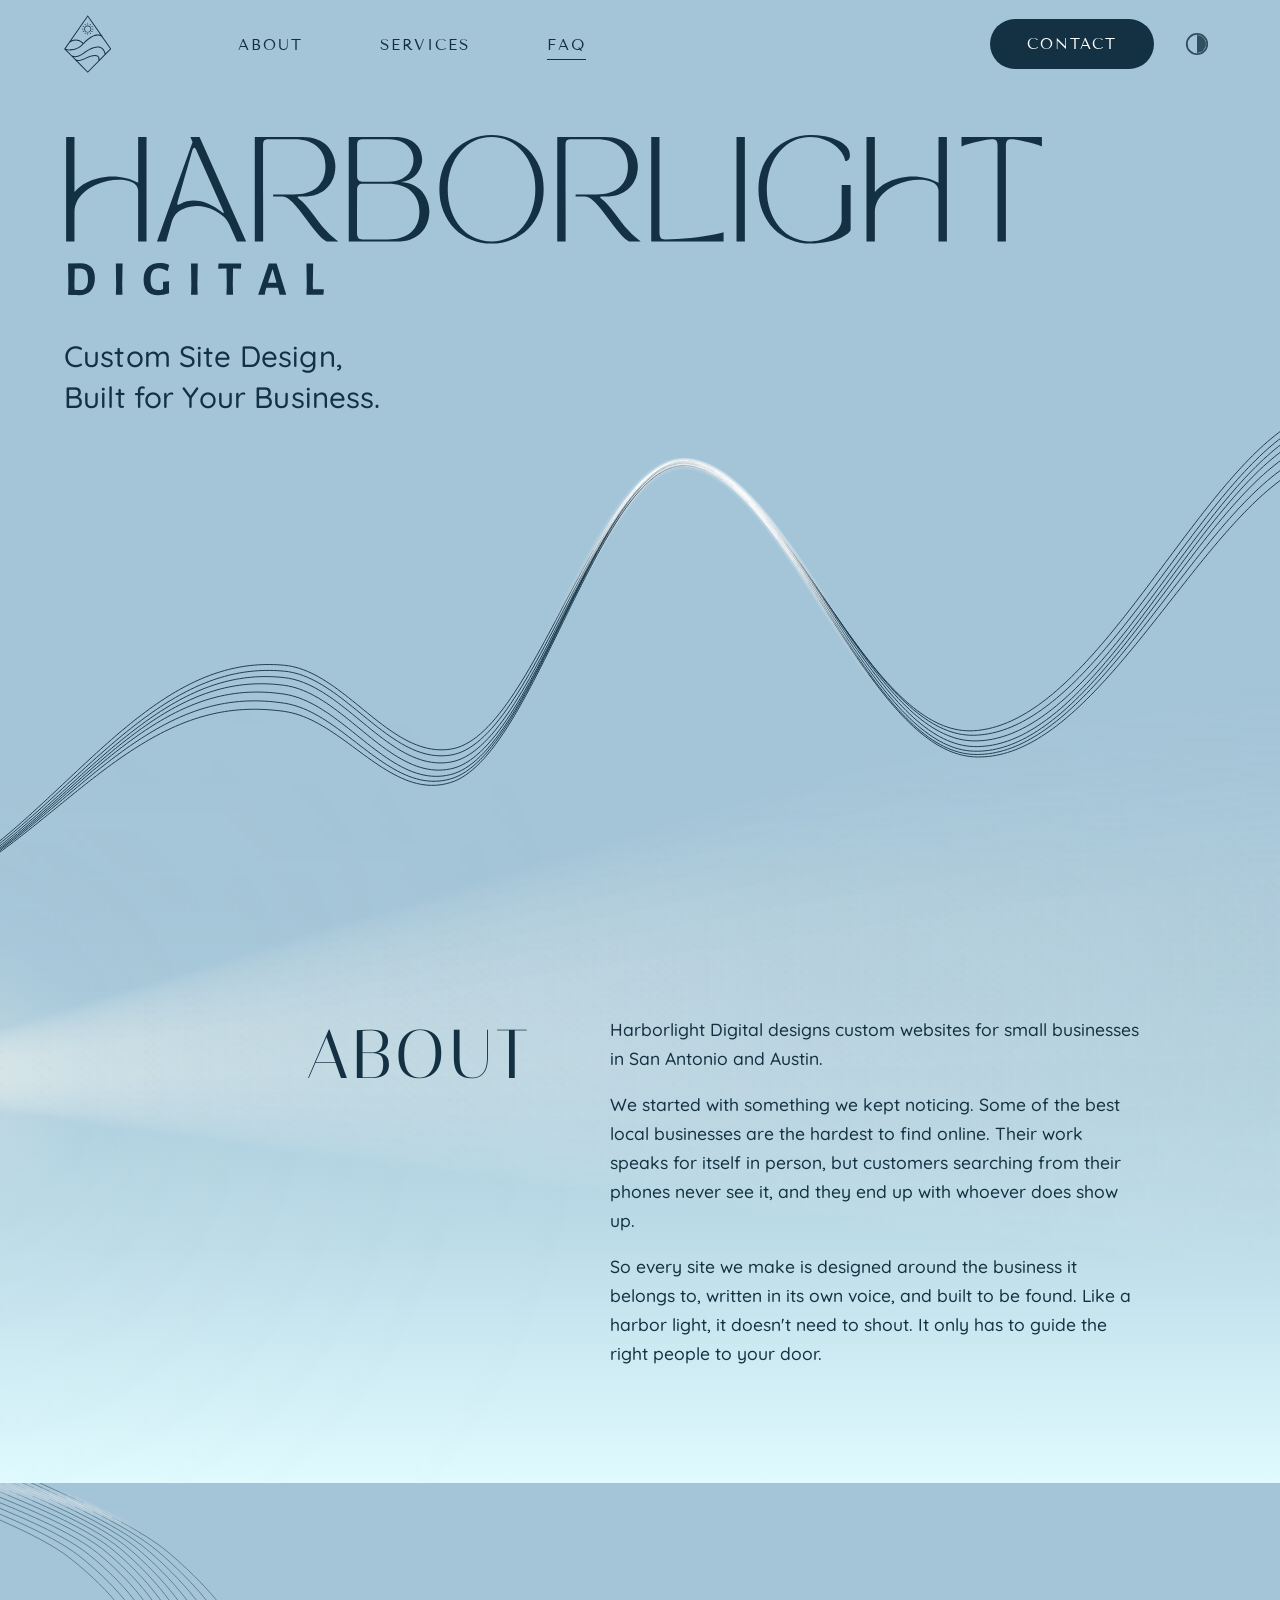
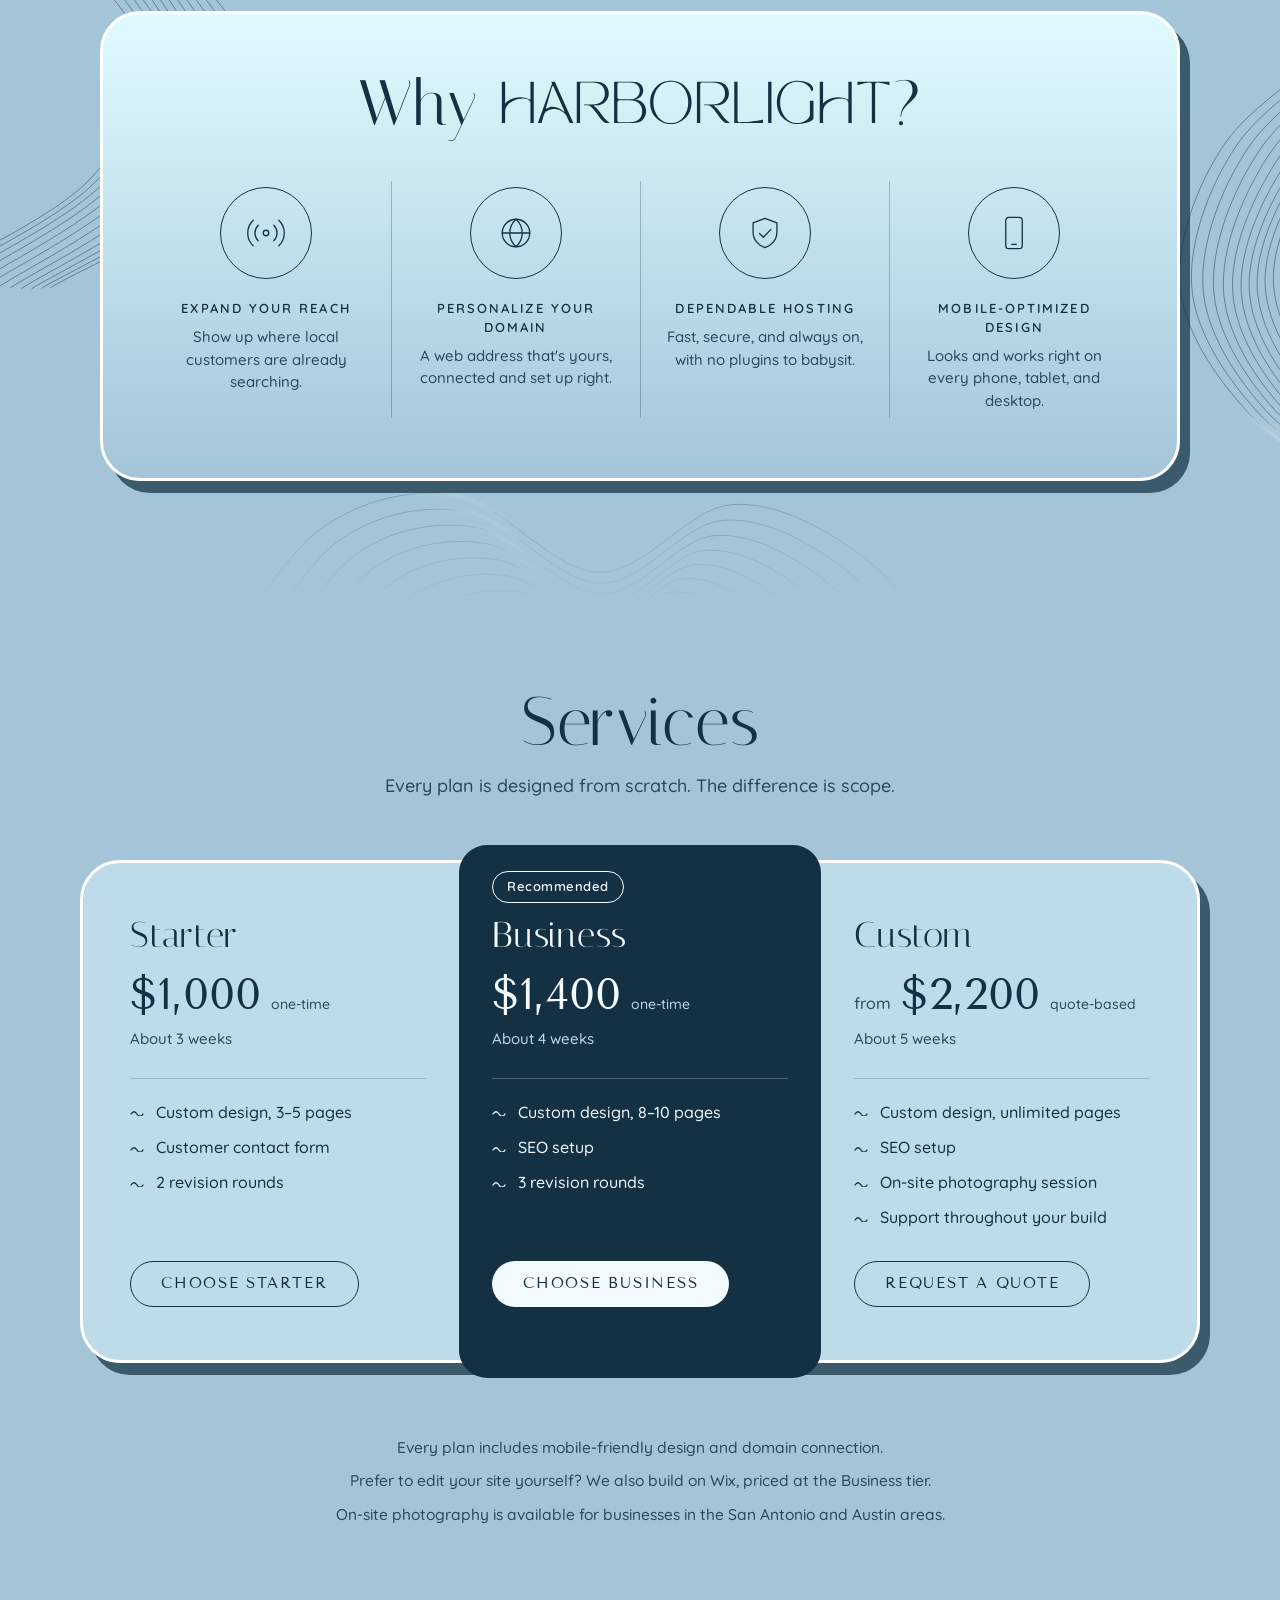
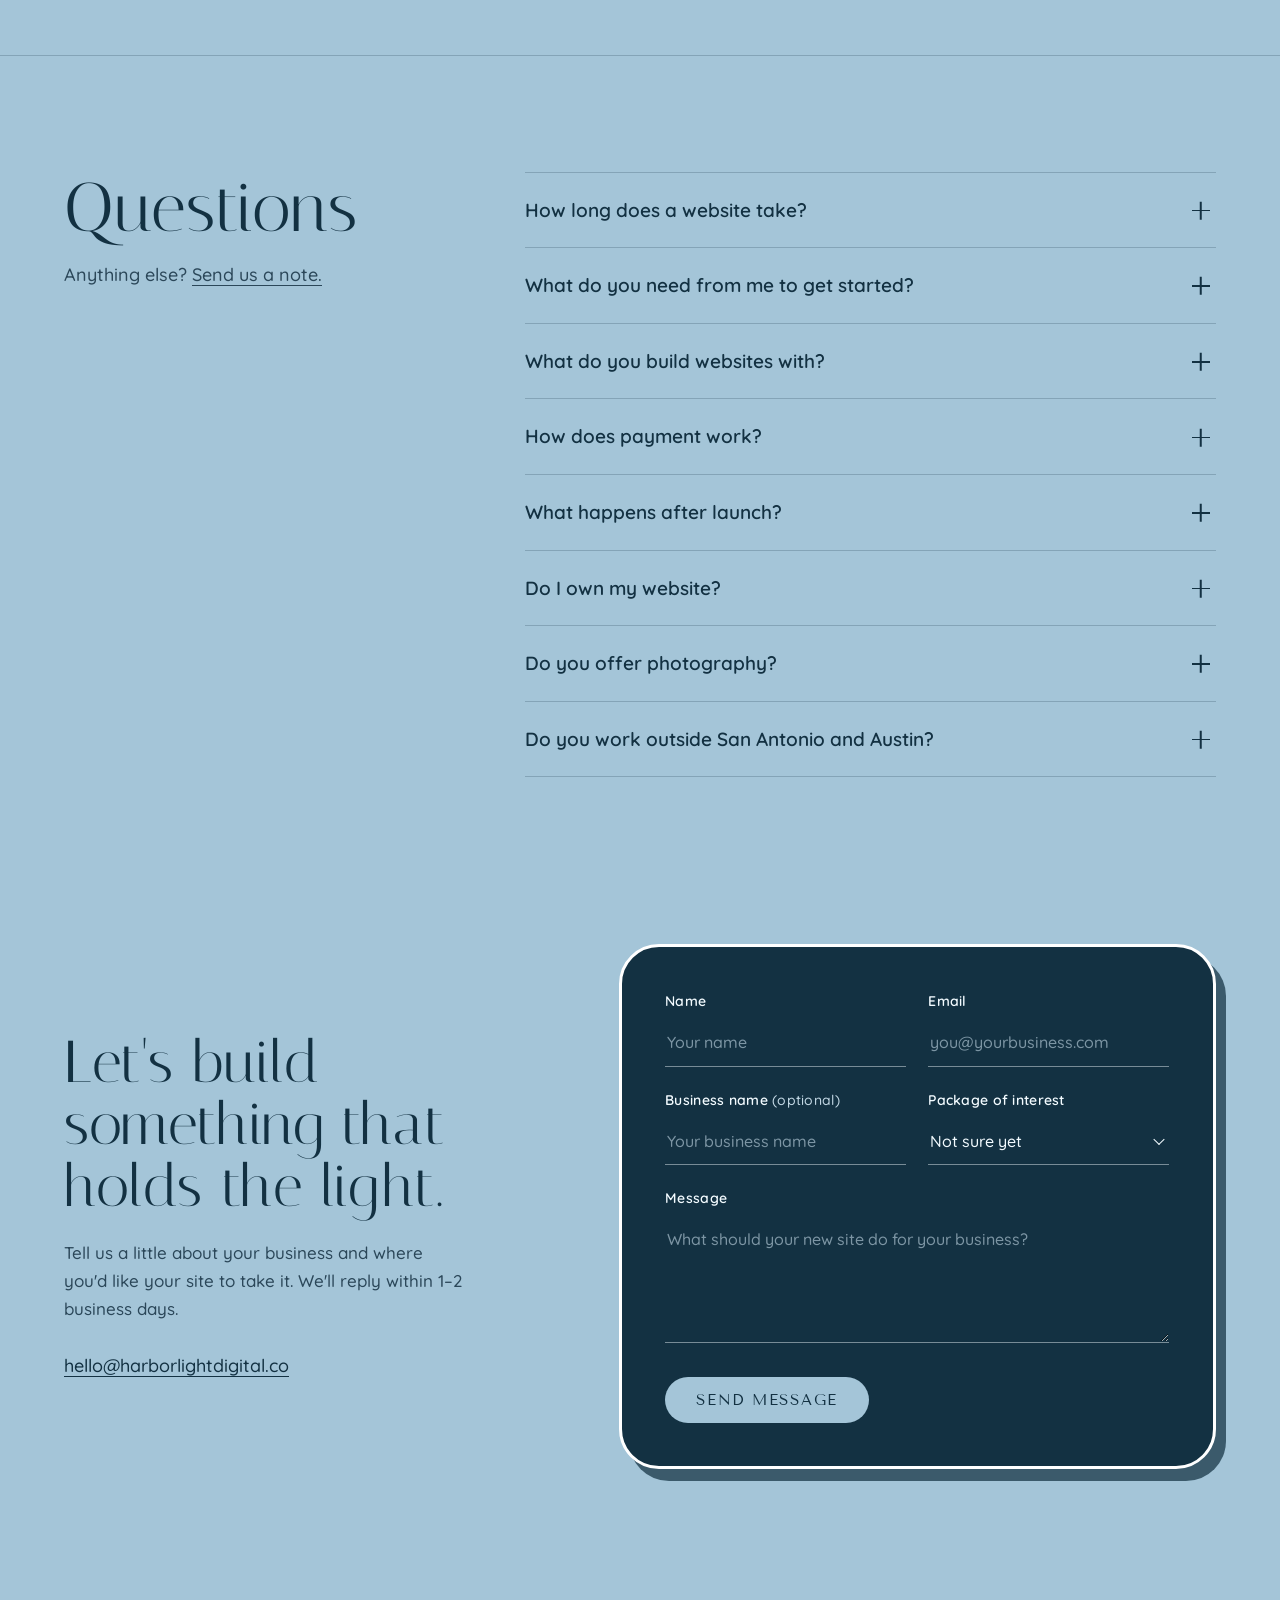
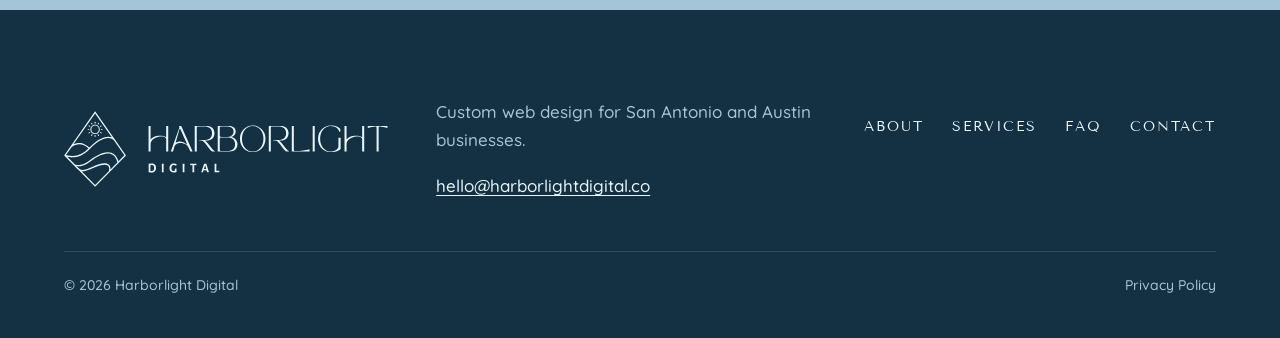
<file: index.html>
<!doctype html>
<html lang="en">
<head>
  <meta charset="utf-8">
  <meta name="viewport" content="width=device-width, initial-scale=1">
  <title>Harborlight Digital | Custom Websites for San Antonio &amp; Austin Businesses</title>
  <meta name="description" content="Harborlight Digital designs custom websites for small businesses in San Antonio and Austin. Built to be found, designed around your business, supported after launch.">
  <link rel="canonical" href="https://harborlightdigital.co/">
  <meta name="theme-color" content="#a4c5d8" media="(prefers-color-scheme: light)">
  <meta name="theme-color" content="#1a3141" media="(prefers-color-scheme: dark)">

  <meta property="og:type" content="website">
  <meta property="og:site_name" content="Harborlight Digital">
  <meta property="og:title" content="Harborlight Digital | Custom Site Design, Built for Your Business">
  <meta property="og:description" content="Custom websites for small businesses in San Antonio and Austin.">
  <meta property="og:url" content="https://harborlightdigital.co/">
  <meta property="og:image" content="https://harborlightdigital.co/og-image.png">
  <meta name="twitter:card" content="summary_large_image">

  <link rel="icon" href="favicon.svg" type="image/svg+xml">
  <link rel="icon" href="favicon-32.png" sizes="32x32" type="image/png">
  <link rel="apple-touch-icon" href="apple-touch-icon.png">

  <link rel="preload" href="italiana-400.woff2" as="font" type="font/woff2" crossorigin>
  <link rel="preload" href="quicksand-500.woff2" as="font" type="font/woff2" crossorigin>
  <link rel="stylesheet" href="styles.css">

  <script>
    /* Set the theme before the page paints: saved choice first, then the device setting. */
    (function () {
      var saved = null;
      try { saved = localStorage.getItem('hl-theme'); } catch (e) {}
      var dark = saved ? saved === 'dark' : window.matchMedia('(prefers-color-scheme: dark)').matches;
      document.documentElement.setAttribute('data-theme', dark ? 'dark' : 'light');
    })();
  </script>

  <script type="application/ld+json">
  {
    "@context": "https://schema.org",
    "@type": "ProfessionalService",
    "name": "Harborlight Digital",
    "url": "https://harborlightdigital.co/",
    "logo": "https://harborlightdigital.co/logo-mark.svg",
    "description": "Custom website design for small businesses in San Antonio and Austin.",
    "email": "hello@harborlightdigital.co",
    "areaServed": [
      { "@type": "City", "name": "San Antonio" },
      { "@type": "City", "name": "Austin" }
    ],
    "priceRange": "$1,000 - $2,200+"
  }
  </script>
</head>
<body>
<svg class="sprite" aria-hidden="true" focusable="false" xmlns="http://www.w3.org/2000/svg"><symbol id="hl-mark" viewBox="398.8 320.9 702.5 858.2"><g fill="currentColor"><path d="M 969.33 636.99 L 750 322.93 L 400.78 822.99 L 552.95 977.31 C 554.68 979.18 556.42 980.95 558.16 982.61 L 750 1177.14 L 1099.22 822.99 L 969.86 637.76 L 970 637.61 C 969.78 637.4 969.55 637.2 969.33 636.99 Z M 938.27 617.61 C 925.53 612.8 911.34 610.46 896.07 610.77 C 853.04 611.64 781.75 633.88 684.93 733.73 C 675.87 724.56 656.38 707.1 629.16 694.95 C 599.5 681.72 555.81 673.04 505.84 697.64 L 750 348.01 Z M 486.63 726.86 C 531.2 694.5 576.93 688.32 622.54 708.48 C 647.9 719.7 666.32 736.36 674.45 744.58 C 621.29 798.49 561.79 827.01 497.5 829.39 C 461.68 830.73 433.98 823.12 421.25 818.74 L 486.01 726.02 Z M 562.35 965.3 L 561.78 965.81 L 540.17 943.9 C 546.68 945.12 554.28 945.96 562.92 945.96 C 591.52 945.96 637.89 936.47 696.4 891.29 C 740.68 857.1 852.02 780.36 929.24 806.28 C 963.83 817.89 988.33 849.37 1002.07 899.85 L 1003.71 899.4 L 923.79 980.45 C 924.69 955.06 917.64 936.36 902.65 924.77 C 864.67 895.38 787.27 921.26 729.04 948.14 C 619.41 998.73 590.06 996.62 562.35 965.3 Z M 597.61 1002.14 C 601.04 1002.6 604.57 1002.84 608.25 1002.84 C 610.87 1002.84 613.56 1002.73 616.32 1002.51 C 642.42 1000.44 678.02 988.26 735.34 961.8 C 812.33 926.28 868.47 917.35 893.44 936.67 C 907.34 947.42 911.84 967.92 906.89 997.58 L 750 1156.68 Z M 1080.61 821.42 L 1014.46 888.5 C 998.92 837.17 971.89 804.71 934.03 792.01 C 852.97 764.8 744.59 835.07 687.2 879.39 C 632.66 921.5 590.16 930.65 564.12 930.91 C 536.22 931.19 520.78 921.59 520.63 921.49 L 519.62 923.07 L 436.46 838.73 C 450.12 841.88 468.05 844.61 489.07 844.61 C 491.75 844.61 494.48 844.56 497.25 844.47 C 545.83 842.83 618.75 825.1 690.28 749.88 C 730.65 707.43 769.95 675.25 807.09 654.23 C 839.42 635.93 869.45 626.38 896.36 625.83 C 921.86 625.32 943.72 633.12 959.51 648.43 L 959.66 648.27 Z M 1080.61 821.42 "/><path d="M 749.98 475.42 C 720.75 475.42 696.95 499.21 696.95 528.46 C 696.95 557.7 720.75 581.52 749.98 581.52 C 779.23 581.52 803.05 557.7 803.05 528.46 C 803.05 499.21 779.23 475.42 749.98 475.42 Z M 749.98 570.9 C 726.59 570.9 707.54 551.86 707.54 528.46 C 707.54 505.06 726.59 486.01 749.98 486.01 C 773.38 486.01 792.43 505.06 792.43 528.46 C 792.43 551.86 773.38 570.9 749.98 570.9 Z M 749.98 570.9 "/><path d="M 749.98 464.8 C 752.91 464.8 755.29 462.42 755.29 459.5 L 755.29 448.91 C 755.29 445.98 752.93 443.6 749.98 443.6 C 747.04 443.6 744.68 445.98 744.68 448.91 L 744.68 459.52 C 744.68 462.45 747.07 464.8 749.98 464.8 Z M 749.98 464.8 "/><path d="M 710.91 471.41 C 711.89 473.12 713.66 474.05 715.52 474.05 C 716.42 474.05 717.34 473.82 718.16 473.34 C 720.69 471.88 721.56 468.62 720.1 466.1 L 714.79 456.91 C 713.33 454.38 710.07 453.51 707.54 454.97 C 705.02 456.43 704.14 459.69 705.61 462.22 Z M 710.91 471.41 "/><path d="M 692.94 489.38 L 683.75 484.07 C 681.22 482.61 677.96 483.48 676.5 486.01 C 675.04 488.54 675.91 491.8 678.44 493.26 L 687.62 498.57 C 688.47 499.05 689.37 499.27 690.27 499.27 C 692.09 499.27 693.89 498.32 694.88 496.63 C 696.34 494.1 695.46 490.84 692.94 489.38 Z M 692.94 489.38 "/><path d="M 686.34 528.46 C 686.34 525.54 683.95 523.15 681.03 523.15 L 670.44 523.15 C 667.52 523.15 665.12 525.54 665.12 528.46 C 665.12 531.38 667.52 533.77 670.44 533.77 L 681.05 533.77 C 683.98 533.77 686.34 531.41 686.34 528.46 Z M 686.34 528.46 "/><path d="M 687.62 558.34 L 678.44 563.65 C 675.91 565.11 675.04 568.37 676.5 570.9 C 677.48 572.61 679.26 573.54 681.11 573.54 C 682.01 573.54 682.94 573.32 683.75 572.84 L 692.94 567.53 C 695.46 566.07 696.34 562.81 694.88 560.28 C 693.41 557.75 690.16 556.88 687.62 558.34 Z M 687.62 558.34 "/><path d="M 718.16 583.6 C 715.63 582.14 712.38 583.01 710.91 585.54 L 705.63 594.72 C 704.17 597.25 705.04 600.51 707.57 601.97 C 708.41 602.45 709.31 602.67 710.21 602.67 C 712.04 602.67 713.84 601.71 714.82 600.03 L 720.12 590.84 C 721.59 588.29 720.71 585.06 718.16 583.6 Z M 718.16 583.6 "/><path d="M 749.98 592.11 C 747.07 592.11 744.68 594.5 744.68 597.42 L 744.68 608.04 C 744.68 610.96 747.07 613.34 749.98 613.34 C 752.91 613.34 755.29 610.96 755.29 608.04 L 755.29 597.42 C 755.29 594.5 752.93 592.11 749.98 592.11 Z M 749.98 592.11 "/><path d="M 789.06 585.54 C 787.6 583.01 784.34 582.14 781.81 583.6 C 779.29 585.06 778.41 588.32 779.88 590.84 L 785.18 600.03 C 786.16 601.74 787.93 602.67 789.79 602.67 C 790.69 602.67 791.61 602.45 792.43 601.97 C 794.96 600.51 795.83 597.25 794.37 594.72 Z M 789.06 585.54 "/><path d="M 821.56 563.65 L 812.37 558.34 C 809.84 556.88 806.59 557.75 805.12 560.28 C 803.66 562.81 804.54 566.07 807.06 567.53 L 816.25 572.84 C 817.09 573.32 817.99 573.54 818.89 573.54 C 820.71 573.54 822.51 572.59 823.5 570.9 C 824.96 568.37 824.09 565.11 821.56 563.65 Z M 821.56 563.65 "/><path d="M 829.56 523.15 L 818.95 523.15 C 816.02 523.15 813.64 525.54 813.64 528.46 C 813.64 531.38 816.02 533.77 818.95 533.77 L 829.56 533.77 C 832.48 533.77 834.87 531.38 834.87 528.46 C 834.87 525.54 832.48 523.15 829.56 523.15 Z M 829.56 523.15 "/><path d="M 809.7 499.3 C 810.6 499.3 811.53 499.07 812.34 498.6 L 821.53 493.29 C 824.06 491.83 824.93 488.57 823.47 486.04 C 822.01 483.51 818.75 482.64 816.22 484.1 L 807.06 489.38 C 804.54 490.84 803.66 494.1 805.12 496.63 C 806.11 498.34 807.88 499.3 809.7 499.3 Z M 809.7 499.3 "/><path d="M 781.81 473.34 C 782.65 473.82 783.55 474.05 784.45 474.05 C 786.28 474.05 788.07 473.09 789.06 471.41 L 794.37 462.22 C 795.83 459.69 794.96 456.43 792.43 454.97 C 789.9 453.51 786.64 454.38 785.18 456.91 L 779.88 466.1 C 778.41 468.62 779.29 471.88 781.81 473.34 Z M 781.81 473.34 "/></g></symbol><symbol id="hl-word" viewBox="270.7 991.4 947.2 109.0"><g fill="currentColor"><path transform="matrix(1, 0, 0, 1, 263, 992) translate(1.647517, 104.285613)" d="M 16.14 0 L 8.08 0 L 8.08 -100.92 L 16.14 -100.92 L 16.14 -47.84 C 19.11 -51.27 22.58 -54.08 26.55 -56.27 C 30.52 -58.45 34.75 -60.08 39.25 -61.16 C 43.76 -62.23 48.3 -62.77 52.89 -62.77 C 57.46 -62.77 61.87 -62.26 66.11 -61.25 C 70.35 -60.25 74.21 -58.77 77.7 -56.81 L 77.7 -100.92 L 85.78 -100.92 L 85.78 0 L 77.7 0 L 77.7 -48.64 C 77.7 -51.13 76.88 -53.2 75.23 -54.84 C 73.59 -56.5 71.38 -57.73 68.62 -58.53 C 65.86 -59.34 62.73 -59.75 59.23 -59.75 C 55.61 -59.75 51.8 -59.31 47.83 -58.44 C 43.86 -57.56 40.01 -56.27 36.28 -54.55 C 32.55 -52.83 29.16 -50.71 26.09 -48.19 C 23.03 -45.66 20.6 -42.74 18.81 -39.41 C 17.03 -36.08 16.14 -32.4 16.14 -28.36 Z M 16.14 0 "/><path transform="matrix(1, 0, 0, 1, 263, 992) translate(95.502014, 104.285613)" d="M 10.91 0 L 2.02 0 L 36.44 -96.17 L 34.31 -100.92 L 43.19 -100.92 L 88.2 0 L 79.33 0 L 71.95 -16.45 C 70.74 -19.21 68.96 -21.7 66.61 -23.92 C 64.25 -26.14 61.59 -28.02 58.62 -29.56 C 55.66 -31.11 52.6 -32.29 49.44 -33.09 C 46.28 -33.91 43.29 -34.31 40.47 -34.31 C 37.24 -34.31 34.05 -33.8 30.92 -32.8 C 27.8 -31.79 24.75 -30.21 21.8 -28.06 C 20.72 -27.25 19.64 -25.91 18.56 -24.06 C 17.49 -22.22 16.72 -20.49 16.25 -18.88 Z M 21.91 -38.25 C 21.43 -36.44 21.59 -35.53 22.41 -35.53 C 22.81 -35.53 23.55 -35.8 24.62 -36.33 C 26.64 -37.47 28.73 -38.3 30.88 -38.8 C 33.03 -39.3 35.22 -39.56 37.44 -39.56 C 42.22 -39.56 46.93 -38.55 51.56 -36.53 C 56.21 -34.51 60.45 -31.92 64.28 -28.77 C 65.43 -27.82 66.15 -27.46 66.45 -27.7 C 66.75 -27.94 66.6 -28.73 66 -30.08 L 39.97 -88.41 C 39.36 -89.82 38.72 -90.53 38.05 -90.53 C 37.37 -90.53 36.77 -89.72 36.23 -88.11 Z M 21.91 -38.25 "/><path transform="matrix(1, 0, 0, 1, 263, 992) translate(184.007815, 104.285613)" d="M 8.08 0 L 8.08 -100.92 L 54.5 -100.92 C 59.61 -100.92 64 -100.27 67.67 -98.95 C 71.34 -97.64 74.35 -95.91 76.7 -93.75 C 79.05 -91.6 80.92 -89.23 82.3 -86.64 C 83.68 -84.05 84.64 -81.49 85.17 -78.97 C 85.71 -76.45 85.98 -74.18 85.98 -72.16 C 85.98 -70.13 85.71 -67.86 85.17 -65.34 C 84.64 -62.82 83.68 -60.3 82.3 -57.78 C 80.92 -55.26 79.05 -52.92 76.7 -50.77 C 74.35 -48.61 71.35 -46.86 67.72 -45.52 C 64.08 -44.17 59.68 -43.46 54.5 -43.39 L 51.58 -43.39 C 50.09 -43.39 49.41 -43.16 49.55 -42.69 C 49.68 -42.22 50.36 -41.52 51.58 -40.58 C 54.4 -38.35 57.27 -35.38 60.2 -31.69 C 63.13 -27.99 66.44 -23.65 70.14 -18.67 C 72.22 -15.91 74.43 -13.29 76.75 -10.8 C 79.07 -8.3 81.29 -6.13 83.41 -4.28 C 85.53 -2.44 87.33 -1.01 88.81 0 L 77.41 0 C 75.05 -1.41 72.63 -3.45 70.14 -6.11 C 67.65 -8.77 65.16 -11.74 62.67 -15.03 C 60.18 -18.33 57.71 -21.63 55.25 -24.92 C 52.8 -28.22 50.39 -31.27 48.03 -34.06 C 45.68 -36.85 43.39 -39.1 41.17 -40.81 C 38.95 -42.53 36.83 -43.39 34.81 -43.39 L 25.84 -43.39 L 25.84 -45.42 L 45.61 -45.42 C 55.7 -45.42 63.35 -47.82 68.56 -52.62 C 73.78 -57.44 76.39 -63.95 76.39 -72.16 C 76.39 -80.36 73.78 -86.88 68.56 -91.69 C 63.35 -96.5 55.7 -98.91 45.61 -98.91 L 21.39 -98.91 C 19.58 -98.91 18.23 -98.54 17.36 -97.8 C 16.48 -97.05 16.05 -95.3 16.05 -92.55 C 16.05 -92.14 16.05 -90.54 16.05 -87.75 C 16.05 -84.96 16.05 -81.32 16.05 -76.84 C 16.05 -72.38 16.05 -67.41 16.05 -61.97 C 16.05 -56.52 16.06 -50.91 16.09 -45.16 C 16.12 -39.41 16.14 -33.84 16.14 -28.45 C 16.14 -23.08 16.14 -18.25 16.14 -13.97 C 16.14 -9.7 16.14 -6.3 16.14 -3.78 C 16.14 -1.26 16.14 0 16.14 0 Z M 8.08 0 "/><path transform="matrix(1, 0, 0, 1, 263, 992) translate(274.834729, 104.285613)" d="M 54.5 0 L 8.08 0 L 8.08 -100.92 L 52.28 -100.92 C 57.05 -100.92 61.05 -100.36 64.28 -99.25 C 67.51 -98.14 70.1 -96.72 72.05 -94.97 C 74 -93.22 75.49 -91.33 76.5 -89.31 C 77.51 -87.29 78.18 -85.34 78.52 -83.45 C 78.85 -81.58 79.02 -79.97 79.02 -78.62 C 79.02 -77.13 78.7 -75.33 78.06 -73.22 C 77.43 -71.1 76.35 -68.95 74.83 -66.77 C 73.32 -64.58 71.21 -62.62 68.52 -60.91 C 65.83 -59.19 62.47 -58.02 58.44 -57.42 C 64.02 -56.95 68.61 -55.67 72.2 -53.58 C 75.8 -51.49 78.62 -48.97 80.64 -46.02 C 82.66 -43.05 84.05 -40.05 84.83 -36.98 C 85.6 -33.92 85.98 -31.18 85.98 -28.77 C 85.98 -26.74 85.71 -24.47 85.17 -21.95 C 84.64 -19.43 83.68 -16.89 82.3 -14.33 C 80.92 -11.77 79.05 -9.41 76.7 -7.22 C 74.35 -5.03 71.35 -3.28 67.72 -1.97 C 64.08 -0.66 59.68 0 54.5 0 Z M 16.05 -8.88 C 16.05 -6.19 16.48 -4.37 17.36 -3.42 C 18.23 -2.48 19.58 -2.02 21.39 -2.02 L 45.61 -2.02 C 55.7 -2.02 63.35 -4.42 68.56 -9.23 C 73.78 -14.05 76.39 -20.55 76.39 -28.77 C 76.39 -36.97 73.78 -43.53 68.56 -48.44 C 63.35 -53.35 55.7 -55.81 45.61 -55.81 L 21.19 -55.81 C 19.71 -55.81 18.49 -55.35 17.55 -54.44 C 16.61 -53.53 16.14 -52.3 16.14 -50.77 C 16.14 -45.52 16.12 -40.45 16.09 -35.58 C 16.06 -30.7 16.05 -26.33 16.05 -22.45 C 16.05 -18.59 16.05 -15.44 16.05 -13.02 C 16.05 -10.6 16.05 -9.22 16.05 -8.88 Z M 16.14 -94.06 L 16.14 -62.88 C 16.14 -61.39 16.61 -60.18 17.55 -59.23 C 18.49 -58.3 19.71 -57.83 21.19 -57.83 L 46.22 -57.83 C 51.53 -57.83 55.99 -58.79 59.59 -60.7 C 63.2 -62.62 65.94 -65.19 67.81 -68.42 C 69.7 -71.65 70.64 -75.15 70.64 -78.92 C 70.64 -82.69 69.7 -86.09 67.81 -89.11 C 65.94 -92.14 63.2 -94.53 59.59 -96.28 C 55.99 -98.03 51.53 -98.91 46.22 -98.91 L 21.39 -98.91 C 19.85 -98.91 18.64 -98.58 17.77 -97.94 C 16.89 -97.3 16.35 -96.01 16.14 -94.06 Z M 16.14 -94.06 "/><path transform="matrix(1, 0, 0, 1, 263, 992) translate(365.459824, 104.285613)" d="M 55.41 2.02 C 48.48 2.02 41.97 0.77 35.88 -1.72 C 29.79 -4.21 24.44 -7.77 19.83 -12.41 C 15.22 -17.05 11.61 -22.59 8.98 -29.02 C 6.36 -35.44 5.05 -42.59 5.05 -50.45 C 5.05 -58.33 6.36 -65.48 8.98 -71.91 C 11.61 -78.33 15.22 -83.86 19.83 -88.5 C 24.44 -93.14 29.79 -96.71 35.88 -99.2 C 41.97 -101.69 48.48 -102.94 55.41 -102.94 C 62.33 -102.94 68.84 -101.69 74.92 -99.2 C 81.02 -96.71 86.38 -93.14 91.03 -88.5 C 95.68 -83.86 99.3 -78.33 101.92 -71.91 C 104.55 -65.48 105.86 -58.33 105.86 -50.45 C 105.86 -42.59 104.55 -35.44 101.92 -29.02 C 99.3 -22.59 95.68 -17.05 91.03 -12.41 C 86.38 -7.77 81.02 -4.21 74.92 -1.72 C 68.84 0.77 62.33 2.02 55.41 2.02 Z M 13.12 -50.45 C 13.12 -42.92 14.22 -36.06 16.41 -29.88 C 18.59 -23.69 21.63 -18.35 25.53 -13.88 C 29.44 -9.41 33.93 -5.97 39 -3.58 C 44.08 -1.19 49.55 0 55.41 0 C 61.26 0 66.74 -1.19 71.86 -3.58 C 76.97 -5.97 81.46 -9.41 85.33 -13.88 C 89.19 -18.35 92.23 -23.69 94.45 -29.88 C 96.68 -36.06 97.8 -42.92 97.8 -50.45 C 97.8 -58.05 96.68 -64.94 94.45 -71.09 C 92.23 -77.25 89.19 -82.56 85.33 -87.03 C 81.46 -91.51 76.97 -94.94 71.86 -97.33 C 66.74 -99.72 61.26 -100.92 55.41 -100.92 C 49.55 -100.92 44.08 -99.72 39 -97.33 C 33.93 -94.94 29.44 -91.51 25.53 -87.03 C 21.63 -82.56 18.59 -77.25 16.41 -71.09 C 14.22 -64.94 13.12 -58.05 13.12 -50.45 Z M 13.12 -50.45 "/><path transform="matrix(1, 0, 0, 1, 263, 992) translate(476.369588, 104.285613)" d="M 8.08 0 L 8.08 -100.92 L 54.5 -100.92 C 59.61 -100.92 64 -100.27 67.67 -98.95 C 71.34 -97.64 74.35 -95.91 76.7 -93.75 C 79.05 -91.6 80.92 -89.23 82.3 -86.64 C 83.68 -84.05 84.64 -81.49 85.17 -78.97 C 85.71 -76.45 85.98 -74.18 85.98 -72.16 C 85.98 -70.13 85.71 -67.86 85.17 -65.34 C 84.64 -62.82 83.68 -60.3 82.3 -57.78 C 80.92 -55.26 79.05 -52.92 76.7 -50.77 C 74.35 -48.61 71.35 -46.86 67.72 -45.52 C 64.08 -44.17 59.68 -43.46 54.5 -43.39 L 51.58 -43.39 C 50.09 -43.39 49.41 -43.16 49.55 -42.69 C 49.68 -42.22 50.36 -41.52 51.58 -40.58 C 54.4 -38.35 57.27 -35.38 60.2 -31.69 C 63.13 -27.99 66.44 -23.65 70.14 -18.67 C 72.22 -15.91 74.43 -13.29 76.75 -10.8 C 79.07 -8.3 81.29 -6.13 83.41 -4.28 C 85.53 -2.44 87.33 -1.01 88.81 0 L 77.41 0 C 75.05 -1.41 72.63 -3.45 70.14 -6.11 C 67.65 -8.77 65.16 -11.74 62.67 -15.03 C 60.18 -18.33 57.71 -21.63 55.25 -24.92 C 52.8 -28.22 50.39 -31.27 48.03 -34.06 C 45.68 -36.85 43.39 -39.1 41.17 -40.81 C 38.95 -42.53 36.83 -43.39 34.81 -43.39 L 25.84 -43.39 L 25.84 -45.42 L 45.61 -45.42 C 55.7 -45.42 63.35 -47.82 68.56 -52.62 C 73.78 -57.44 76.39 -63.95 76.39 -72.16 C 76.39 -80.36 73.78 -86.88 68.56 -91.69 C 63.35 -96.5 55.7 -98.91 45.61 -98.91 L 21.39 -98.91 C 19.58 -98.91 18.23 -98.54 17.36 -97.8 C 16.48 -97.05 16.05 -95.3 16.05 -92.55 C 16.05 -92.14 16.05 -90.54 16.05 -87.75 C 16.05 -84.96 16.05 -81.32 16.05 -76.84 C 16.05 -72.38 16.05 -67.41 16.05 -61.97 C 16.05 -56.52 16.06 -50.91 16.09 -45.16 C 16.12 -39.41 16.14 -33.84 16.14 -28.45 C 16.14 -23.08 16.14 -18.25 16.14 -13.97 C 16.14 -9.7 16.14 -6.3 16.14 -3.78 C 16.14 -1.26 16.14 0 16.14 0 Z M 8.08 0 "/><path transform="matrix(1, 0, 0, 1, 263, 992) translate(567.196502, 104.285613)" d="M 78.02 0 L 8.08 0 L 8.08 -100.92 L 16.05 -100.92 L 16.05 -8.88 C 16.05 -6.19 16.48 -4.37 17.36 -3.42 C 18.23 -2.48 19.58 -2.02 21.39 -2.02 C 25.1 -2.02 29.07 -2.15 33.3 -2.42 C 37.54 -2.69 41.86 -3.05 46.27 -3.48 C 50.68 -3.92 54.91 -4.44 58.94 -5.05 C 62.98 -5.65 66.64 -6.29 69.94 -6.95 C 73.24 -7.63 75.93 -8.3 78.02 -8.98 Z M 78.02 0 "/><path transform="matrix(1, 0, 0, 1, 263, 992) translate(649.647138, 104.285613)" d="M 8.08 0 L 8.08 -100.92 L 16.14 -100.92 L 16.14 0 Z M 8.08 0 "/><path transform="matrix(1, 0, 0, 1, 263, 992) translate(673.867681, 104.285613)" d="M 5.05 -50.45 C 5.05 -58.33 6.36 -65.48 8.98 -71.91 C 11.61 -78.33 15.22 -83.86 19.83 -88.5 C 24.44 -93.14 29.79 -96.71 35.88 -99.2 C 41.97 -101.69 48.48 -102.94 55.41 -102.94 C 59.98 -102.94 64.52 -102.52 69.03 -101.67 C 73.54 -100.84 77.63 -99.59 81.3 -97.94 C 84.96 -96.29 87.91 -94.24 90.12 -91.78 C 92.34 -89.33 93.45 -86.49 93.45 -83.27 C 93.45 -81.38 93.06 -80.05 92.28 -79.27 C 91.51 -78.49 90.75 -78.04 90.02 -77.91 C 89.27 -77.77 88.91 -77.7 88.91 -77.7 C 88.51 -80.54 87.37 -83.33 85.48 -86.08 C 83.6 -88.84 81.12 -91.33 78.06 -93.55 C 75 -95.77 71.53 -97.56 67.66 -98.91 C 63.79 -100.25 59.71 -100.92 55.41 -100.92 C 49.55 -100.92 44.08 -99.72 39 -97.33 C 33.93 -94.94 29.44 -91.51 25.53 -87.03 C 21.63 -82.56 18.59 -77.25 16.41 -71.09 C 14.22 -64.94 13.12 -58.05 13.12 -50.45 C 13.12 -42.92 14.22 -36.06 16.41 -29.88 C 18.59 -23.69 21.63 -18.35 25.53 -13.88 C 29.44 -9.41 33.93 -5.97 39 -3.58 C 44.08 -1.19 49.55 0 55.41 0 C 58.16 0 61.26 -0.47 64.69 -1.41 C 68.12 -2.35 71.42 -3.73 74.58 -5.55 C 77.74 -7.37 80.35 -9.59 82.41 -12.2 C 84.46 -14.83 85.48 -17.79 85.48 -21.09 L 85.48 -54.7 L 94.16 -54.7 L 94.16 -10.8 C 92.54 -8.3 89.77 -6.1 85.83 -4.19 C 81.9 -2.27 77.29 -0.76 72 0.34 C 66.72 1.46 61.19 2.02 55.41 2.02 C 48.48 2.02 41.97 0.77 35.88 -1.72 C 29.79 -4.21 24.44 -7.77 19.83 -12.41 C 15.22 -17.05 11.61 -22.59 8.98 -29.02 C 6.36 -35.44 5.05 -42.59 5.05 -50.45 Z M 5.05 -50.45 "/><path transform="matrix(1, 0, 0, 1, 263, 992) translate(775.291089, 104.285613)" d="M 16.14 0 L 8.08 0 L 8.08 -100.92 L 16.14 -100.92 L 16.14 -47.84 C 19.11 -51.27 22.58 -54.08 26.55 -56.27 C 30.52 -58.45 34.75 -60.08 39.25 -61.16 C 43.76 -62.23 48.3 -62.77 52.89 -62.77 C 57.46 -62.77 61.87 -62.26 66.11 -61.25 C 70.35 -60.25 74.21 -58.77 77.7 -56.81 L 77.7 -100.92 L 85.78 -100.92 L 85.78 0 L 77.7 0 L 77.7 -48.64 C 77.7 -51.13 76.88 -53.2 75.23 -54.84 C 73.59 -56.5 71.38 -57.73 68.62 -58.53 C 65.86 -59.34 62.73 -59.75 59.23 -59.75 C 55.61 -59.75 51.8 -59.31 47.83 -58.44 C 43.86 -57.56 40.01 -56.27 36.28 -54.55 C 32.55 -52.83 29.16 -50.71 26.09 -48.19 C 23.03 -45.66 20.6 -42.74 18.81 -39.41 C 17.03 -36.08 16.14 -32.4 16.14 -28.36 Z M 16.14 0 "/><path transform="matrix(1, 0, 0, 1, 263, 992) translate(869.145586, 104.285613)" d="M 6.06 -100.92 L 83.77 -100.92 L 83.77 -91.94 C 81.68 -92.88 79.18 -93.76 76.25 -94.56 C 73.32 -95.38 70.36 -96.11 67.36 -96.78 C 64.37 -97.46 61.68 -97.98 59.28 -98.34 C 56.89 -98.72 55.23 -98.91 54.3 -98.91 C 52.48 -98.91 51.14 -98.45 50.27 -97.53 C 49.39 -96.62 48.95 -94.8 48.95 -92.05 L 48.95 0 L 40.88 0 L 40.88 -92.05 C 40.88 -94.8 40.44 -96.62 39.56 -97.53 C 38.69 -98.45 37.34 -98.91 35.53 -98.91 C 34.58 -98.91 32.91 -98.72 30.53 -98.34 C 28.14 -97.98 25.45 -97.46 22.45 -96.78 C 19.46 -96.11 16.5 -95.38 13.58 -94.56 C 10.65 -93.76 8.14 -92.88 6.06 -91.94 Z M 6.06 -100.92 "/></g></symbol><symbol id="hl-digital" viewBox="626.4 1133.2 250.8 35.1"><g fill="currentColor"><path transform="translate(624.693266, 1165.835856)" d="M 15.86 -30.5 C 20.25 -30.5 23.63 -29.27 25.98 -26.83 C 28.34 -24.38 29.52 -20.86 29.52 -16.28 C 29.52 -10.91 28.2 -6.8 25.56 -3.95 C 22.93 -1.1 19.16 0.33 14.27 0.33 C 12.79 0.33 11.02 0.3 8.97 0.23 C 6.91 0.17 5.15 0.09 3.67 0 L 4 -9.03 L 3.67 -30.31 Z M 15.39 -4.61 C 20.38 -4.61 22.88 -8.02 22.88 -14.83 C 22.88 -18.54 22.27 -21.23 21.06 -22.91 C 19.85 -24.58 17.96 -25.42 15.39 -25.42 C 13.73 -25.42 11.96 -25.34 10.08 -25.19 L 9.8 -9.61 L 9.94 -4.94 C 12.13 -4.72 13.95 -4.61 15.39 -4.61 Z M 15.39 -4.61 "/><path transform="translate(670.78084, 1165.835856)" d="M 9.8 -9.61 L 10.08 0 L 3.67 0 L 4 -9.03 L 3.67 -30.31 L 10.17 -30.31 Z M 9.8 -9.61 "/><path transform="translate(699.921707, 1165.835856)" d="M 17.14 -30.69 C 20.43 -30.69 23.39 -30.08 26.03 -28.86 L 24.67 -23.11 L 24.06 -23.02 C 22.52 -23.9 21.14 -24.54 19.94 -24.92 C 18.73 -25.32 17.43 -25.52 16.05 -25.52 C 13.25 -25.52 11.21 -24.68 9.92 -23.02 C 8.64 -21.36 8 -18.63 8 -14.83 C 8 -12.32 8.27 -10.32 8.83 -8.84 C 9.38 -7.38 10.23 -6.3 11.39 -5.62 C 12.55 -4.95 14.09 -4.61 16 -4.61 C 16.66 -4.61 17.29 -4.66 17.86 -4.75 C 18.44 -4.84 19.16 -5.02 20.02 -5.27 L 20.11 -7.86 L 20.02 -12.66 L 25.89 -13.09 L 25.75 -8.84 L 25.89 -1.45 C 22.13 -0.2 18.66 0.42 15.48 0.42 C 10.77 0.42 7.23 -0.86 4.86 -3.44 C 2.49 -6.01 1.31 -9.7 1.31 -14.5 C 1.31 -19.74 2.69 -23.74 5.44 -26.52 C 8.19 -29.3 12.09 -30.69 17.14 -30.69 Z M 17.14 -30.69 "/><path transform="translate(743.326053, 1165.835856)" d="M 9.8 -9.61 L 10.08 0 L 3.67 0 L 4 -9.03 L 3.67 -30.31 L 10.17 -30.31 Z M 9.8 -9.61 "/><path transform="translate(772.46692, 1165.835856)" d="M 23.02 -29.8 L 22.64 -25.05 L 16.95 -25.33 L 15.06 -25.33 L 14.83 -9.61 L 15.11 0 L 8.7 0 L 9.03 -9.03 L 8.8 -25.33 L 6.92 -25.33 L 1.12 -25.05 L 0.7 -25.56 L 1.12 -30.31 L 22.64 -30.31 Z M 23.02 -29.8 "/><path transform="translate(811.399213, 1165.835856)" d="M 27.5 0 L 21 0 L 20.25 -3.95 L 19.44 -6.78 L 13.52 -6.92 L 8.28 -6.78 L 7.48 -4.28 L 6.69 0 L 0.38 0 L 10.64 -30.31 L 18.22 -30.31 Z M 18.08 -11.72 L 14.5 -24.34 L 14.08 -24.34 L 9.94 -11.72 L 13.98 -11.62 Z M 18.08 -11.72 "/><path transform="translate(854.897699, 1165.835856)" d="M 20.3 -4.75 L 19.86 0 L 3.48 0 L 3.81 -9.03 L 3.48 -30.31 L 9.98 -30.31 L 9.61 -9.61 L 9.75 -5.27 L 19.91 -5.27 Z M 20.3 -4.75 "/></g></symbol></svg>

<a class="skip-link" href="#main">Skip to content</a>

<header class="site-header" id="top">
  <div class="wrap header-inner">
    <a class="brand" href="#top" aria-label="Harborlight Digital, back to top">
      <span class="brand-flip" aria-hidden="true">
        <svg class="brand-mark" viewBox="0 0 702.5 858.2"><use href="#hl-mark" width="702.5" height="858.2"/></svg>
        <svg class="brand-mark brand-mark--back" viewBox="0 0 702.5 858.2"><use href="#hl-mark" width="702.5" height="858.2"/></svg>
      </span>
    </a>

    <button class="nav-toggle" type="button" aria-expanded="false" aria-controls="site-nav">
      <span class="sr-only">Menu</span>
      <svg class="nav-waves" viewBox="0 0 30 20" aria-hidden="true">
        <path class="nav-wave nav-wave--top" d="M1 7.25C3.5 5.45 5.8 4.45 8.6 4.45C12.5 4.45 16 6.95 20.2 6.95C24 6.95 26.5 5.45 29 4.45"/>
        <path class="nav-wave nav-wave--bottom" d="M1 15.75C3.5 13.95 5.8 12.95 8.6 12.95C12.5 12.95 16 15.45 20.2 15.45C24 15.45 26.5 13.95 29 12.95"/>
      </svg>
    </button>

    <nav class="site-nav" id="site-nav" aria-label="Main">
      <ul>
        <li><a href="#about">About</a></li>
        <li><a href="#services">Services</a></li>
        <li><a href="#faq">FAQ</a></li>
        <!-- Testimonials: hidden until real client reviews are ready.
        <li><a href="#testimonials">Testimonials</a></li> -->
      </ul>
      <a class="btn btn-solid nav-cta" href="#contact">Contact</a>
    </nav>

    <button class="theme-toggle" type="button" aria-label="Switch to dark mode">
      <svg viewBox="0 0 40 40" aria-hidden="true">
        <circle cx="20" cy="20" r="17" fill="none" stroke="currentColor" stroke-width="3"/>
        <path d="M20 5a15 15 0 0 1 0 30z" fill="currentColor"/>
      </svg>
    </button>
  </div>
</header>

<main id="main">

  <!-- HERO -->
  <section class="hero" aria-labelledby="hero-title">
    <div class="wrap hero-copy">
      <h1 id="hero-title" class="hero-title">
        <span class="sr-only">Harborlight Digital</span>
        <!-- One-line "HARBORLIGHT DIGITAL" goes here once exported from Canva; see README. -->
        <svg class="hero-word" viewBox="0 0 947.2 109" aria-hidden="true"><use href="#hl-word" width="947.2" height="109"/></svg>
        <svg class="hero-digital" viewBox="0 0 250.8 35.1" aria-hidden="true"><use href="#hl-digital" width="250.8" height="35.1"/></svg>
      </h1>
      <p class="hero-slogan">Custom Site Design,<br>Built for Your Business.</p>
    </div>
    <canvas class="wave-canvas hero-waves" data-wave="hero" aria-hidden="true"></canvas>
  </section>

  <!-- ABOUT -->
  <section class="about" id="about" aria-labelledby="about-title">
    <canvas class="wave-canvas about-waves" data-wave="beacon" data-res="0.25" aria-hidden="true"></canvas>
    <div class="wrap about-inner">
      <h2 id="about-title" class="display about-title">About</h2>
      <div class="about-copy">
        <p>Harborlight Digital designs custom websites for small businesses in San Antonio and Austin.</p>
        <p>We started with something we kept noticing. Some of the best local businesses are the hardest to find online. Their work speaks for itself in person, but customers searching from their phones never see it, and they end up with whoever does show up.</p>
        <p>So every site we make is designed around the business it belongs to, written in its own voice, and built to be found. Like a harbor light, it doesn't need to shout. It only has to guide the right people to your door.</p>
      </div>
    </div>
  </section>

  <!-- WHY HARBORLIGHT -->
  <section class="why" aria-labelledby="why-title">
    <canvas class="wave-canvas why-contours" data-wave="contours" aria-hidden="true"></canvas>
    <div class="wrap">
      <div class="glass why-card">
        <h2 id="why-title" class="display why-title">
          <span class="sr-only">Why Harborlight?</span>
          <span aria-hidden="true">Why <svg class="inline-word" viewBox="0 0 947.2 109"><use href="#hl-word" width="947.2" height="109"/></svg>?</span>
        </h2>
        <ul class="why-grid">
          <li class="why-item">
            <span class="why-icon" aria-hidden="true">
              <svg viewBox="0 0 48 48" fill="none" stroke="currentColor" stroke-width="1.4" stroke-linecap="round" stroke-linejoin="round">
                <circle cx="24" cy="24" r="3"/>
                <path d="M15.5 15.5a12 12 0 0 0 0 17M32.5 15.5a12 12 0 0 1 0 17"/>
                <path d="M10 10a19.5 19.5 0 0 0 0 28M38 10a19.5 19.5 0 0 1 0 28"/>
              </svg>
            </span>
            <h3 class="why-label">Expand your reach</h3>
            <p class="why-text">Show up where local customers are already searching.</p>
          </li>
          <li class="why-item">
            <span class="why-icon" aria-hidden="true">
              <svg viewBox="0 0 48 48" fill="none" stroke="currentColor" stroke-width="1.4" stroke-linecap="round" stroke-linejoin="round">
                <circle cx="24" cy="24" r="15"/>
                <path d="M9 24h30M24 9c-4.5 4.2-6.8 9.2-6.8 15s2.3 10.8 6.8 15c4.5-4.2 6.8-9.2 6.8-15S28.5 13.2 24 9z"/>
              </svg>
            </span>
            <h3 class="why-label">Personalize your domain</h3>
            <p class="why-text">A web address that's yours, connected and set up right.</p>
          </li>
          <li class="why-item">
            <span class="why-icon" aria-hidden="true">
              <svg viewBox="0 0 48 48" fill="none" stroke="currentColor" stroke-width="1.4" stroke-linecap="round" stroke-linejoin="round">
                <path d="M24 8l13 5v10c0 8.5-5.6 14.6-13 17-7.4-2.4-13-8.5-13-17V13l13-5z"/>
                <path d="M18 24.5l4.2 4.2L30.5 20"/>
              </svg>
            </span>
            <h3 class="why-label">Dependable hosting</h3>
            <p class="why-text">Fast, secure, and always on, with no plugins to babysit.</p>
          </li>
          <li class="why-item">
            <span class="why-icon" aria-hidden="true">
              <svg viewBox="0 0 48 48" fill="none" stroke="currentColor" stroke-width="1.4" stroke-linecap="round" stroke-linejoin="round">
                <rect x="15" y="7" width="18" height="34" rx="3.5"/>
                <path d="M21.5 36.5h5"/>
              </svg>
            </span>
            <h3 class="why-label">Mobile-optimized design</h3>
            <p class="why-text">Looks and works right on every phone, tablet, and desktop.</p>
          </li>
        </ul>
      </div>
    </div>
  </section>

  <!-- SERVICES / PRICING -->
  <section class="services" id="services" aria-labelledby="services-title">
    <div class="wrap">
      <header class="section-head">
        <h2 id="services-title" class="display">Services</h2>
        <p class="lede">Every plan is designed from scratch. The difference is scope.</p>
      </header>

      <div class="glass plans">
        <article class="plan">
          <h3 class="plan-name">Starter</h3>
          <p class="plan-price"><span class="amount">$1,000</span> <span class="unit">one-time</span></p>
          <p class="plan-time">About 3 weeks</p>
          <ul class="plan-list">
            <li>Custom design, 3–5 pages</li>
            <li>Customer contact form</li>
            <li>2 revision rounds</li>
          </ul>
          <a class="btn btn-line plan-cta" href="#contact" data-package="Starter">Choose Starter</a>
        </article>

        <article class="plan plan-featured" aria-describedby="rec-note">
          <p class="plan-tag" id="rec-note">Recommended</p>
          <h3 class="plan-name">Business</h3>
          <p class="plan-price"><span class="amount">$1,400</span> <span class="unit">one-time</span></p>
          <p class="plan-time">About 4 weeks</p>
          <ul class="plan-list">
            <li>Custom design, 8–10 pages</li>
            <li>SEO setup</li>
            <li>3 revision rounds</li>
          </ul>
          <a class="btn btn-solid plan-cta" href="#contact" data-package="Business">Choose Business</a>
        </article>

        <article class="plan">
          <h3 class="plan-name">Custom</h3>
          <p class="plan-price"><span class="from">from</span> <span class="amount">$2,200</span> <span class="unit">quote-based</span></p>
          <p class="plan-time">About 5 weeks</p>
          <ul class="plan-list">
            <li>Custom design, unlimited pages</li>
            <li>SEO setup</li>
            <li>On-site photography session</li>
            <li>Support throughout your build</li>
          </ul>
          <a class="btn btn-line plan-cta" href="#contact" data-package="Custom">Request a quote</a>
        </article>
      </div>

      <ul class="plan-notes">
        <li>Every plan includes mobile-friendly design and domain connection.</li>
        <li>Prefer to edit your site yourself? We also build on Wix, priced at the Business tier.</li>
        <li>On-site photography is available for businesses in the San Antonio and Austin areas.</li>
      </ul>
    </div>
  </section>

  <!-- FAQ -->
  <section class="faq" id="faq" aria-labelledby="faq-title">
    <div class="wrap faq-inner">
      <header class="faq-head">
        <h2 id="faq-title" class="display">Questions</h2>
        <p class="lede">Anything else? <a href="#contact">Send us a note.</a></p>
      </header>

      <div class="faq-list">
        <details>
          <summary>How long does a website take?</summary>
          <div class="faq-answer"><p>Starter sites usually take about 3 weeks, Business sites about 4, and Custom projects about 5. The clock starts once we have your content and photos.</p></div>
        </details>
        <details>
          <summary>What do you need from me to get started?</summary>
          <div class="faq-answer"><p>Your logo if you have one, a few sentences about your business, the services you want listed, and any photos you'd like to use. We'll send a short questionnaire that walks you through the rest.</p></div>
        </details>
        <details>
          <summary>What do you build websites with?</summary>
          <div class="faq-answer"><p>Every site is custom-built for your business from the ground up, not dropped into a template, so it stays fast, secure, and easy to keep running. If you'd rather make edits yourself, we can build on Wix instead, priced at the Business tier.</p></div>
        </details>
        <details>
          <summary>How does payment work?</summary>
          <div class="faq-answer"><p>A 50% deposit reserves your start date. The remaining 50% is due when you approve the finished site, before it goes live.</p></div>
        </details>
        <details>
          <summary>What happens after launch?</summary>
          <div class="faq-answer"><p>Custom plans include support for the whole time your site is being built. Once it's live, help is there whenever you need it, on any plan: $50 for a small update, and larger changes at $75 an hour, quoted before we start. There's no subscription.</p></div>
        </details>
        <details>
          <summary>Do I own my website?</summary>
          <div class="faq-answer"><p>Yes. Your domain is registered in your name and your content is yours. Once your final payment is in and your site goes live, we'll hand over everything you need.</p></div>
        </details>
        <details>
          <summary>Do you offer photography?</summary>
          <div class="faq-answer"><p>Yes. An on-site session covering your space, products, or team is part of the Custom plan, for businesses in the San Antonio and Austin areas.</p></div>
        </details>
        <details>
          <summary>Do you work outside San Antonio and Austin?</summary>
          <div class="faq-answer"><p>Our focus is San Antonio and Austin, and we're glad to talk about projects elsewhere.</p></div>
        </details>
      </div>
    </div>
  </section>

  <!-- CONTACT -->
  <section class="contact" id="contact" aria-labelledby="contact-title">
    <div class="wrap contact-inner">
      <div class="contact-intro">
        <h2 id="contact-title" class="display">Let's build something that holds the light.</h2>
        <p>Tell us a little about your business and where you'd like your site to take it. We'll reply within 1–2 business days.</p>
        <p class="contact-email"><a href="mailto:hello@harborlightdigital.co">hello@harborlightdigital.co</a></p>
      </div>

      <div class="glass contact-panel">
        <form class="contact-form" id="contact-form" action="https://formspree.io/f/mzedrvbp" method="POST" novalidate>
          <input type="hidden" name="_subject" value="New inquiry from harborlightdigital.co">
          <p class="hp" aria-hidden="true"><label>Leave this empty <input type="text" name="_gotcha" tabindex="-1" autocomplete="off"></label></p>

          <div class="field-row">
            <div class="field">
              <label for="f-name">Name</label>
              <input id="f-name" name="name" type="text" autocomplete="name" required placeholder="Your name">
              <p class="field-error" id="err-name" hidden>Enter your name.</p>
            </div>
            <div class="field">
              <label for="f-email">Email</label>
              <input id="f-email" name="email" type="email" autocomplete="email" required placeholder="you@yourbusiness.com">
              <p class="field-error" id="err-email" hidden>Enter an email address we can reply to.</p>
            </div>
          </div>

          <div class="field-row">
            <div class="field">
              <label for="f-business">Business name <span class="optional">(optional)</span></label>
              <input id="f-business" name="business" type="text" autocomplete="organization" placeholder="Your business name">
            </div>
            <div class="field">
              <label for="f-package">Package of interest</label>
              <div class="select-wrap">
                <select id="f-package" name="package">
                  <option value="Starter">Starter, $1,000</option>
                  <option value="Business">Business, $1,400</option>
                  <option value="Custom">Custom, from $2,200</option>
                  <option value="Not sure yet" selected>Not sure yet</option>
                </select>
              </div>
            </div>
          </div>

          <div class="field">
            <label for="f-message">Message</label>
            <textarea id="f-message" name="message" rows="4" required placeholder="What should your new site do for your business?"></textarea>
            <p class="field-error" id="err-message" hidden>Add a short message so we know where to start.</p>
          </div>

          <div class="form-actions">
            <button class="btn btn-solid" type="submit">Send message</button>
            <p class="form-status" role="status" aria-live="polite"></p>
          </div>
        </form>
      </div>
    </div>
  </section>

</main>

<footer class="site-footer">
  <div class="wrap footer-inner">
    <div class="footer-brand">
      <svg class="footer-mark" viewBox="0 0 702.5 858.2" aria-hidden="true"><use href="#hl-mark" width="702.5" height="858.2"/></svg>
      <div class="footer-lockup">
        <svg class="footer-word" viewBox="0 0 947.2 109" role="img" aria-label="Harborlight"><use href="#hl-word" width="947.2" height="109"/></svg>
        <svg class="footer-digital" viewBox="0 0 250.8 35.1" role="img" aria-label="Digital"><use href="#hl-digital" width="250.8" height="35.1"/></svg>
      </div>
    </div>
    <p class="footer-line">Custom web design for San Antonio and Austin businesses.</p>
    <nav class="footer-nav" aria-label="Footer">
      <a href="#about">About</a>
      <a href="#services">Services</a>
      <a href="#faq">FAQ</a>
      <a href="#contact">Contact</a>
    </nav>
    <p class="footer-email"><a href="mailto:hello@harborlightdigital.co">hello@harborlightdigital.co</a></p>
  </div>
  <div class="wrap footer-legal">
    <p class="footer-copy">&copy; <span id="year">2026</span> Harborlight Digital</p>
    <a href="privacy.html">Privacy Policy</a>
  </div>
</footer>

<script src="waves.js" defer></script>
<script src="main.js" defer></script>
</body>
</html>
</file>
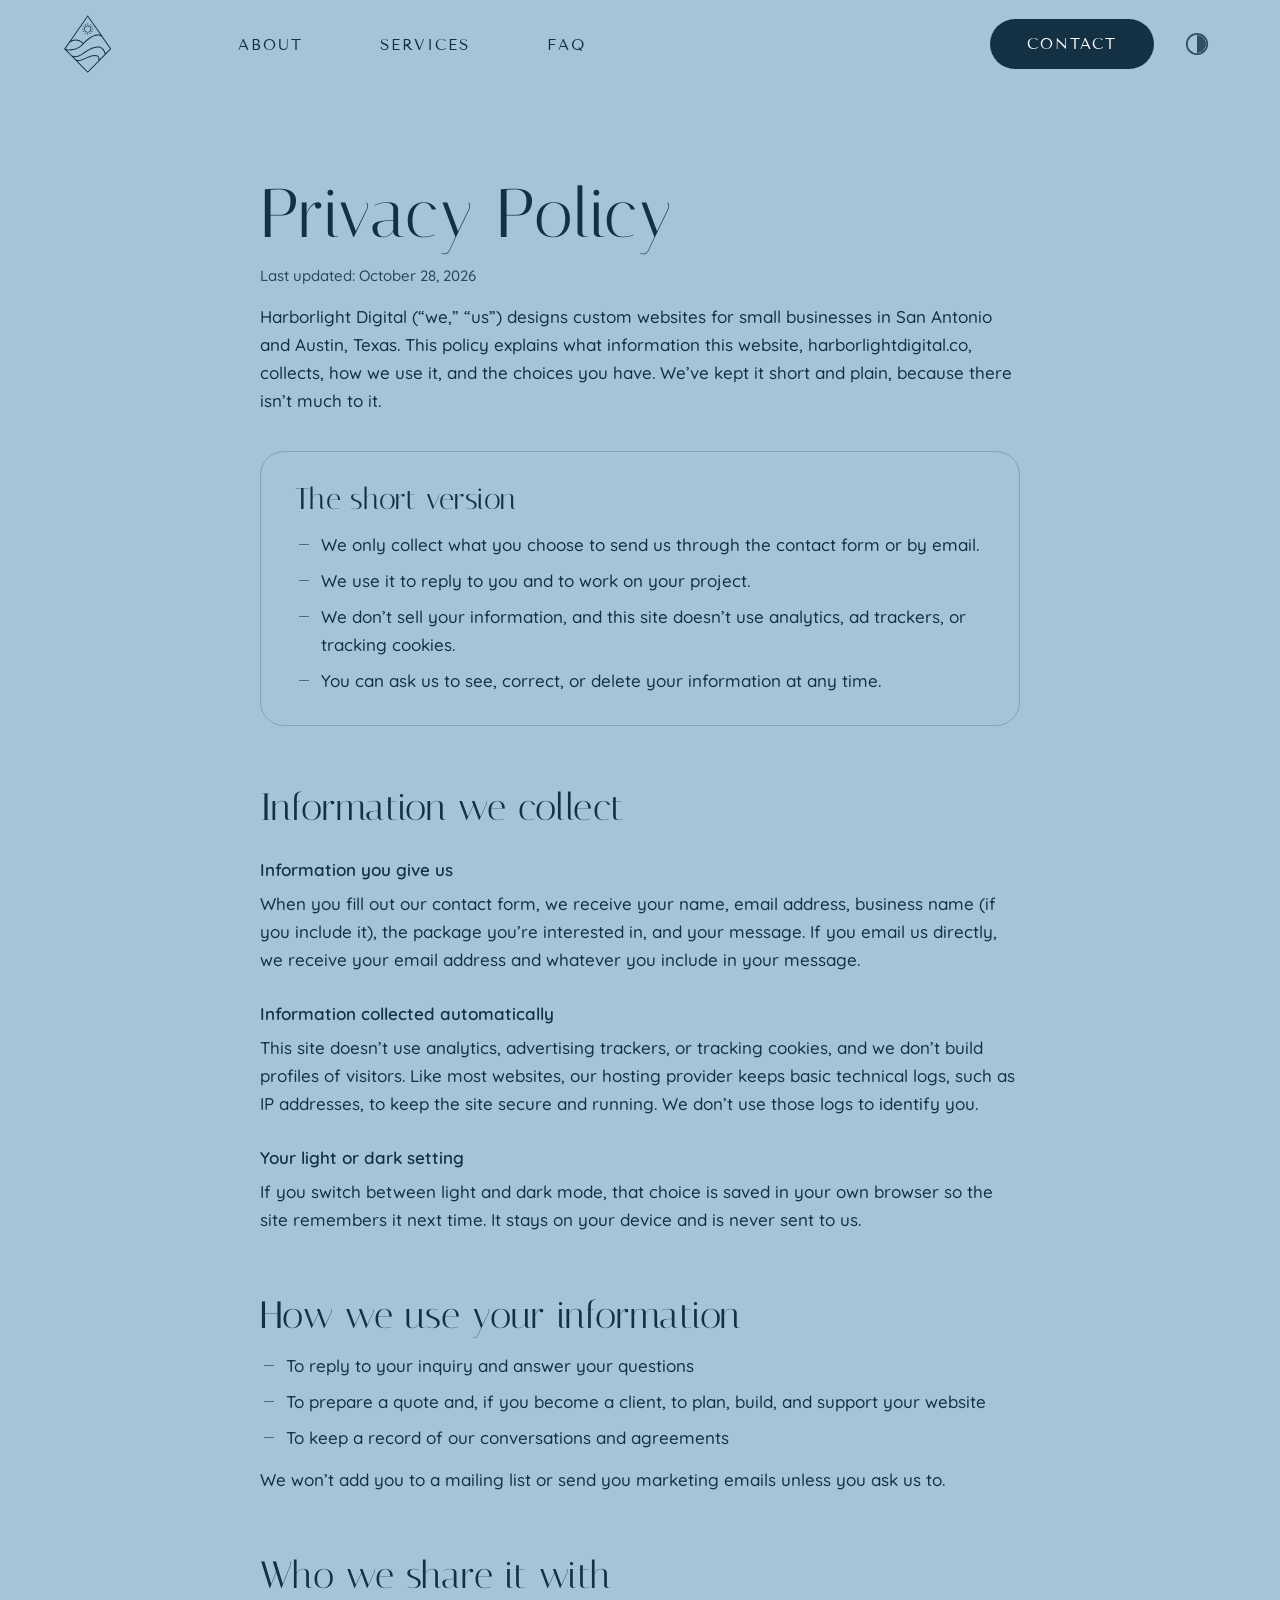
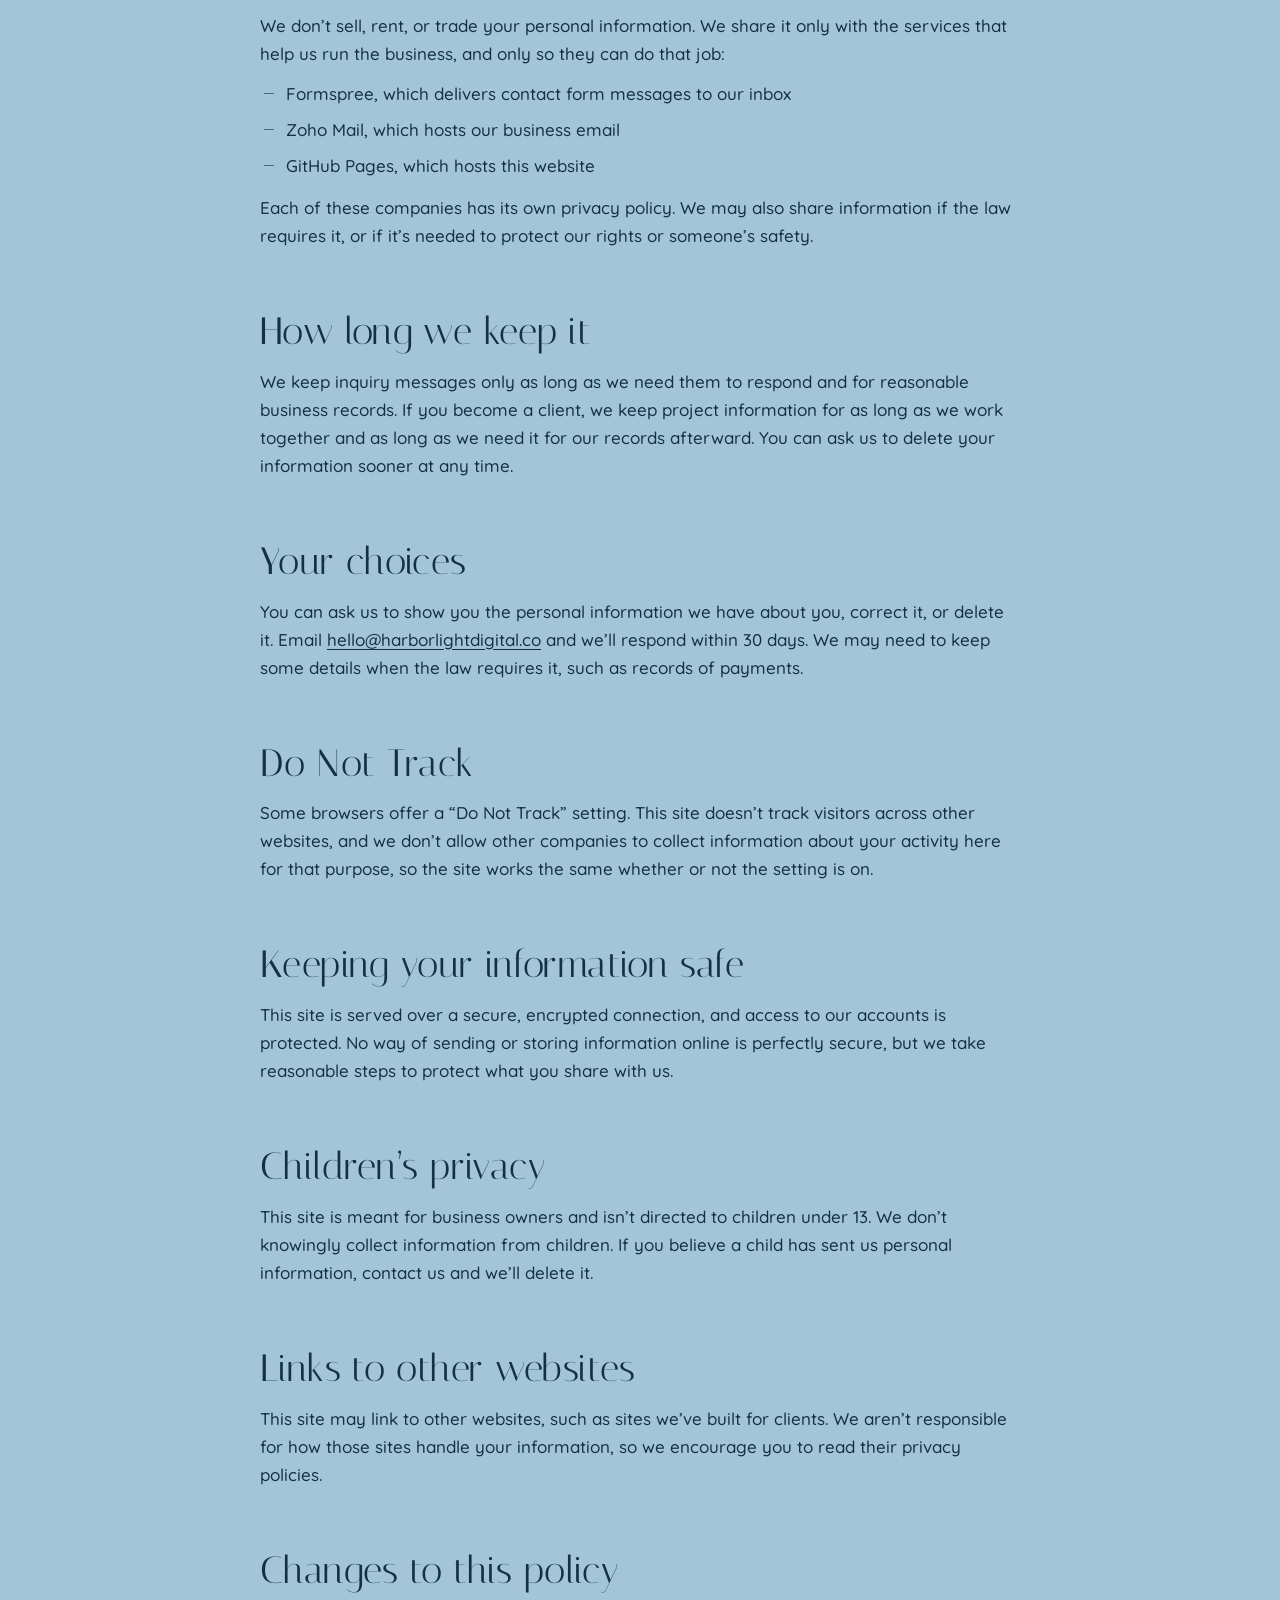
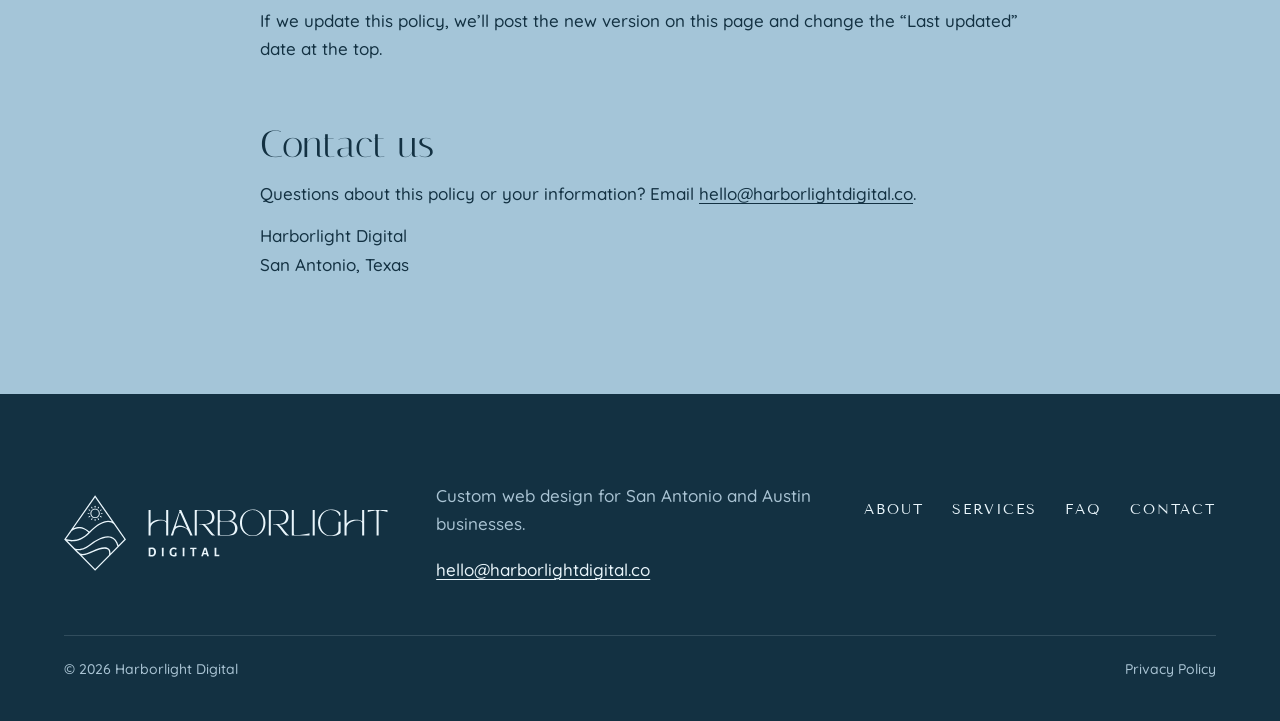
<file: privacy.html>
<!doctype html>
<html lang="en">
<head>
  <meta charset="utf-8">
  <meta name="viewport" content="width=device-width, initial-scale=1">
  <title>Privacy Policy | Harborlight Digital</title>
  <meta name="description" content="How Harborlight Digital handles the information you share through this website.">
  <link rel="canonical" href="https://harborlightdigital.co/privacy.html">
  <meta name="theme-color" content="#a4c5d8" media="(prefers-color-scheme: light)">
  <meta name="theme-color" content="#1a3141" media="(prefers-color-scheme: dark)">

  <meta property="og:type" content="website">
  <meta property="og:site_name" content="Harborlight Digital">
  <meta property="og:title" content="Privacy Policy | Harborlight Digital">
  <meta property="og:description" content="Custom websites for small businesses in San Antonio and Austin.">
  <meta property="og:url" content="https://harborlightdigital.co/privacy.html">
  <meta property="og:image" content="https://harborlightdigital.co/og-image.png">
  <meta name="twitter:card" content="summary_large_image">

  <link rel="icon" href="favicon.svg" type="image/svg+xml">
  <link rel="icon" href="favicon-32.png" sizes="32x32" type="image/png">
  <link rel="apple-touch-icon" href="apple-touch-icon.png">
  <link rel="preload" href="quicksand-500.woff2" as="font" type="font/woff2" crossorigin>
  <link rel="stylesheet" href="styles.css">

  <script>
    /* Set the theme before the page paints: saved choice first, then the device setting. */
    (function () {
      var saved = null;
      try { saved = localStorage.getItem('hl-theme'); } catch (e) {}
      var dark = saved ? saved === 'dark' : window.matchMedia('(prefers-color-scheme: dark)').matches;
      document.documentElement.setAttribute('data-theme', dark ? 'dark' : 'light');
    })();
  </script>
</head>
<body data-open-at-top>
<a class="skip-link" href="#main">Skip to content</a>
<svg class="sprite" aria-hidden="true" focusable="false" xmlns="http://www.w3.org/2000/svg"><symbol id="hl-mark" viewBox="398.8 320.9 702.5 858.2"><g fill="currentColor"><path d="M 969.33 636.99 L 750 322.93 L 400.78 822.99 L 552.95 977.31 C 554.68 979.18 556.42 980.95 558.16 982.61 L 750 1177.14 L 1099.22 822.99 L 969.86 637.76 L 970 637.61 C 969.78 637.4 969.55 637.2 969.33 636.99 Z M 938.27 617.61 C 925.53 612.8 911.34 610.46 896.07 610.77 C 853.04 611.64 781.75 633.88 684.93 733.73 C 675.87 724.56 656.38 707.1 629.16 694.95 C 599.5 681.72 555.81 673.04 505.84 697.64 L 750 348.01 Z M 486.63 726.86 C 531.2 694.5 576.93 688.32 622.54 708.48 C 647.9 719.7 666.32 736.36 674.45 744.58 C 621.29 798.49 561.79 827.01 497.5 829.39 C 461.68 830.73 433.98 823.12 421.25 818.74 L 486.01 726.02 Z M 562.35 965.3 L 561.78 965.81 L 540.17 943.9 C 546.68 945.12 554.28 945.96 562.92 945.96 C 591.52 945.96 637.89 936.47 696.4 891.29 C 740.68 857.1 852.02 780.36 929.24 806.28 C 963.83 817.89 988.33 849.37 1002.07 899.85 L 1003.71 899.4 L 923.79 980.45 C 924.69 955.06 917.64 936.36 902.65 924.77 C 864.67 895.38 787.27 921.26 729.04 948.14 C 619.41 998.73 590.06 996.62 562.35 965.3 Z M 597.61 1002.14 C 601.04 1002.6 604.57 1002.84 608.25 1002.84 C 610.87 1002.84 613.56 1002.73 616.32 1002.51 C 642.42 1000.44 678.02 988.26 735.34 961.8 C 812.33 926.28 868.47 917.35 893.44 936.67 C 907.34 947.42 911.84 967.92 906.89 997.58 L 750 1156.68 Z M 1080.61 821.42 L 1014.46 888.5 C 998.92 837.17 971.89 804.71 934.03 792.01 C 852.97 764.8 744.59 835.07 687.2 879.39 C 632.66 921.5 590.16 930.65 564.12 930.91 C 536.22 931.19 520.78 921.59 520.63 921.49 L 519.62 923.07 L 436.46 838.73 C 450.12 841.88 468.05 844.61 489.07 844.61 C 491.75 844.61 494.48 844.56 497.25 844.47 C 545.83 842.83 618.75 825.1 690.28 749.88 C 730.65 707.43 769.95 675.25 807.09 654.23 C 839.42 635.93 869.45 626.38 896.36 625.83 C 921.86 625.32 943.72 633.12 959.51 648.43 L 959.66 648.27 Z M 1080.61 821.42 "/><path d="M 749.98 475.42 C 720.75 475.42 696.95 499.21 696.95 528.46 C 696.95 557.7 720.75 581.52 749.98 581.52 C 779.23 581.52 803.05 557.7 803.05 528.46 C 803.05 499.21 779.23 475.42 749.98 475.42 Z M 749.98 570.9 C 726.59 570.9 707.54 551.86 707.54 528.46 C 707.54 505.06 726.59 486.01 749.98 486.01 C 773.38 486.01 792.43 505.06 792.43 528.46 C 792.43 551.86 773.38 570.9 749.98 570.9 Z M 749.98 570.9 "/><path d="M 749.98 464.8 C 752.91 464.8 755.29 462.42 755.29 459.5 L 755.29 448.91 C 755.29 445.98 752.93 443.6 749.98 443.6 C 747.04 443.6 744.68 445.98 744.68 448.91 L 744.68 459.52 C 744.68 462.45 747.07 464.8 749.98 464.8 Z M 749.98 464.8 "/><path d="M 710.91 471.41 C 711.89 473.12 713.66 474.05 715.52 474.05 C 716.42 474.05 717.34 473.82 718.16 473.34 C 720.69 471.88 721.56 468.62 720.1 466.1 L 714.79 456.91 C 713.33 454.38 710.07 453.51 707.54 454.97 C 705.02 456.43 704.14 459.69 705.61 462.22 Z M 710.91 471.41 "/><path d="M 692.94 489.38 L 683.75 484.07 C 681.22 482.61 677.96 483.48 676.5 486.01 C 675.04 488.54 675.91 491.8 678.44 493.26 L 687.62 498.57 C 688.47 499.05 689.37 499.27 690.27 499.27 C 692.09 499.27 693.89 498.32 694.88 496.63 C 696.34 494.1 695.46 490.84 692.94 489.38 Z M 692.94 489.38 "/><path d="M 686.34 528.46 C 686.34 525.54 683.95 523.15 681.03 523.15 L 670.44 523.15 C 667.52 523.15 665.12 525.54 665.12 528.46 C 665.12 531.38 667.52 533.77 670.44 533.77 L 681.05 533.77 C 683.98 533.77 686.34 531.41 686.34 528.46 Z M 686.34 528.46 "/><path d="M 687.62 558.34 L 678.44 563.65 C 675.91 565.11 675.04 568.37 676.5 570.9 C 677.48 572.61 679.26 573.54 681.11 573.54 C 682.01 573.54 682.94 573.32 683.75 572.84 L 692.94 567.53 C 695.46 566.07 696.34 562.81 694.88 560.28 C 693.41 557.75 690.16 556.88 687.62 558.34 Z M 687.62 558.34 "/><path d="M 718.16 583.6 C 715.63 582.14 712.38 583.01 710.91 585.54 L 705.63 594.72 C 704.17 597.25 705.04 600.51 707.57 601.97 C 708.41 602.45 709.31 602.67 710.21 602.67 C 712.04 602.67 713.84 601.71 714.82 600.03 L 720.12 590.84 C 721.59 588.29 720.71 585.06 718.16 583.6 Z M 718.16 583.6 "/><path d="M 749.98 592.11 C 747.07 592.11 744.68 594.5 744.68 597.42 L 744.68 608.04 C 744.68 610.96 747.07 613.34 749.98 613.34 C 752.91 613.34 755.29 610.96 755.29 608.04 L 755.29 597.42 C 755.29 594.5 752.93 592.11 749.98 592.11 Z M 749.98 592.11 "/><path d="M 789.06 585.54 C 787.6 583.01 784.34 582.14 781.81 583.6 C 779.29 585.06 778.41 588.32 779.88 590.84 L 785.18 600.03 C 786.16 601.74 787.93 602.67 789.79 602.67 C 790.69 602.67 791.61 602.45 792.43 601.97 C 794.96 600.51 795.83 597.25 794.37 594.72 Z M 789.06 585.54 "/><path d="M 821.56 563.65 L 812.37 558.34 C 809.84 556.88 806.59 557.75 805.12 560.28 C 803.66 562.81 804.54 566.07 807.06 567.53 L 816.25 572.84 C 817.09 573.32 817.99 573.54 818.89 573.54 C 820.71 573.54 822.51 572.59 823.5 570.9 C 824.96 568.37 824.09 565.11 821.56 563.65 Z M 821.56 563.65 "/><path d="M 829.56 523.15 L 818.95 523.15 C 816.02 523.15 813.64 525.54 813.64 528.46 C 813.64 531.38 816.02 533.77 818.95 533.77 L 829.56 533.77 C 832.48 533.77 834.87 531.38 834.87 528.46 C 834.87 525.54 832.48 523.15 829.56 523.15 Z M 829.56 523.15 "/><path d="M 809.7 499.3 C 810.6 499.3 811.53 499.07 812.34 498.6 L 821.53 493.29 C 824.06 491.83 824.93 488.57 823.47 486.04 C 822.01 483.51 818.75 482.64 816.22 484.1 L 807.06 489.38 C 804.54 490.84 803.66 494.1 805.12 496.63 C 806.11 498.34 807.88 499.3 809.7 499.3 Z M 809.7 499.3 "/><path d="M 781.81 473.34 C 782.65 473.82 783.55 474.05 784.45 474.05 C 786.28 474.05 788.07 473.09 789.06 471.41 L 794.37 462.22 C 795.83 459.69 794.96 456.43 792.43 454.97 C 789.9 453.51 786.64 454.38 785.18 456.91 L 779.88 466.1 C 778.41 468.62 779.29 471.88 781.81 473.34 Z M 781.81 473.34 "/></g></symbol><symbol id="hl-word" viewBox="270.7 991.4 947.2 109.0"><g fill="currentColor"><path transform="matrix(1, 0, 0, 1, 263, 992) translate(1.647517, 104.285613)" d="M 16.14 0 L 8.08 0 L 8.08 -100.92 L 16.14 -100.92 L 16.14 -47.84 C 19.11 -51.27 22.58 -54.08 26.55 -56.27 C 30.52 -58.45 34.75 -60.08 39.25 -61.16 C 43.76 -62.23 48.3 -62.77 52.89 -62.77 C 57.46 -62.77 61.87 -62.26 66.11 -61.25 C 70.35 -60.25 74.21 -58.77 77.7 -56.81 L 77.7 -100.92 L 85.78 -100.92 L 85.78 0 L 77.7 0 L 77.7 -48.64 C 77.7 -51.13 76.88 -53.2 75.23 -54.84 C 73.59 -56.5 71.38 -57.73 68.62 -58.53 C 65.86 -59.34 62.73 -59.75 59.23 -59.75 C 55.61 -59.75 51.8 -59.31 47.83 -58.44 C 43.86 -57.56 40.01 -56.27 36.28 -54.55 C 32.55 -52.83 29.16 -50.71 26.09 -48.19 C 23.03 -45.66 20.6 -42.74 18.81 -39.41 C 17.03 -36.08 16.14 -32.4 16.14 -28.36 Z M 16.14 0 "/><path transform="matrix(1, 0, 0, 1, 263, 992) translate(95.502014, 104.285613)" d="M 10.91 0 L 2.02 0 L 36.44 -96.17 L 34.31 -100.92 L 43.19 -100.92 L 88.2 0 L 79.33 0 L 71.95 -16.45 C 70.74 -19.21 68.96 -21.7 66.61 -23.92 C 64.25 -26.14 61.59 -28.02 58.62 -29.56 C 55.66 -31.11 52.6 -32.29 49.44 -33.09 C 46.28 -33.91 43.29 -34.31 40.47 -34.31 C 37.24 -34.31 34.05 -33.8 30.92 -32.8 C 27.8 -31.79 24.75 -30.21 21.8 -28.06 C 20.72 -27.25 19.64 -25.91 18.56 -24.06 C 17.49 -22.22 16.72 -20.49 16.25 -18.88 Z M 21.91 -38.25 C 21.43 -36.44 21.59 -35.53 22.41 -35.53 C 22.81 -35.53 23.55 -35.8 24.62 -36.33 C 26.64 -37.47 28.73 -38.3 30.88 -38.8 C 33.03 -39.3 35.22 -39.56 37.44 -39.56 C 42.22 -39.56 46.93 -38.55 51.56 -36.53 C 56.21 -34.51 60.45 -31.92 64.28 -28.77 C 65.43 -27.82 66.15 -27.46 66.45 -27.7 C 66.75 -27.94 66.6 -28.73 66 -30.08 L 39.97 -88.41 C 39.36 -89.82 38.72 -90.53 38.05 -90.53 C 37.37 -90.53 36.77 -89.72 36.23 -88.11 Z M 21.91 -38.25 "/><path transform="matrix(1, 0, 0, 1, 263, 992) translate(184.007815, 104.285613)" d="M 8.08 0 L 8.08 -100.92 L 54.5 -100.92 C 59.61 -100.92 64 -100.27 67.67 -98.95 C 71.34 -97.64 74.35 -95.91 76.7 -93.75 C 79.05 -91.6 80.92 -89.23 82.3 -86.64 C 83.68 -84.05 84.64 -81.49 85.17 -78.97 C 85.71 -76.45 85.98 -74.18 85.98 -72.16 C 85.98 -70.13 85.71 -67.86 85.17 -65.34 C 84.64 -62.82 83.68 -60.3 82.3 -57.78 C 80.92 -55.26 79.05 -52.92 76.7 -50.77 C 74.35 -48.61 71.35 -46.86 67.72 -45.52 C 64.08 -44.17 59.68 -43.46 54.5 -43.39 L 51.58 -43.39 C 50.09 -43.39 49.41 -43.16 49.55 -42.69 C 49.68 -42.22 50.36 -41.52 51.58 -40.58 C 54.4 -38.35 57.27 -35.38 60.2 -31.69 C 63.13 -27.99 66.44 -23.65 70.14 -18.67 C 72.22 -15.91 74.43 -13.29 76.75 -10.8 C 79.07 -8.3 81.29 -6.13 83.41 -4.28 C 85.53 -2.44 87.33 -1.01 88.81 0 L 77.41 0 C 75.05 -1.41 72.63 -3.45 70.14 -6.11 C 67.65 -8.77 65.16 -11.74 62.67 -15.03 C 60.18 -18.33 57.71 -21.63 55.25 -24.92 C 52.8 -28.22 50.39 -31.27 48.03 -34.06 C 45.68 -36.85 43.39 -39.1 41.17 -40.81 C 38.95 -42.53 36.83 -43.39 34.81 -43.39 L 25.84 -43.39 L 25.84 -45.42 L 45.61 -45.42 C 55.7 -45.42 63.35 -47.82 68.56 -52.62 C 73.78 -57.44 76.39 -63.95 76.39 -72.16 C 76.39 -80.36 73.78 -86.88 68.56 -91.69 C 63.35 -96.5 55.7 -98.91 45.61 -98.91 L 21.39 -98.91 C 19.58 -98.91 18.23 -98.54 17.36 -97.8 C 16.48 -97.05 16.05 -95.3 16.05 -92.55 C 16.05 -92.14 16.05 -90.54 16.05 -87.75 C 16.05 -84.96 16.05 -81.32 16.05 -76.84 C 16.05 -72.38 16.05 -67.41 16.05 -61.97 C 16.05 -56.52 16.06 -50.91 16.09 -45.16 C 16.12 -39.41 16.14 -33.84 16.14 -28.45 C 16.14 -23.08 16.14 -18.25 16.14 -13.97 C 16.14 -9.7 16.14 -6.3 16.14 -3.78 C 16.14 -1.26 16.14 0 16.14 0 Z M 8.08 0 "/><path transform="matrix(1, 0, 0, 1, 263, 992) translate(274.834729, 104.285613)" d="M 54.5 0 L 8.08 0 L 8.08 -100.92 L 52.28 -100.92 C 57.05 -100.92 61.05 -100.36 64.28 -99.25 C 67.51 -98.14 70.1 -96.72 72.05 -94.97 C 74 -93.22 75.49 -91.33 76.5 -89.31 C 77.51 -87.29 78.18 -85.34 78.52 -83.45 C 78.85 -81.58 79.02 -79.97 79.02 -78.62 C 79.02 -77.13 78.7 -75.33 78.06 -73.22 C 77.43 -71.1 76.35 -68.95 74.83 -66.77 C 73.32 -64.58 71.21 -62.62 68.52 -60.91 C 65.83 -59.19 62.47 -58.02 58.44 -57.42 C 64.02 -56.95 68.61 -55.67 72.2 -53.58 C 75.8 -51.49 78.62 -48.97 80.64 -46.02 C 82.66 -43.05 84.05 -40.05 84.83 -36.98 C 85.6 -33.92 85.98 -31.18 85.98 -28.77 C 85.98 -26.74 85.71 -24.47 85.17 -21.95 C 84.64 -19.43 83.68 -16.89 82.3 -14.33 C 80.92 -11.77 79.05 -9.41 76.7 -7.22 C 74.35 -5.03 71.35 -3.28 67.72 -1.97 C 64.08 -0.66 59.68 0 54.5 0 Z M 16.05 -8.88 C 16.05 -6.19 16.48 -4.37 17.36 -3.42 C 18.23 -2.48 19.58 -2.02 21.39 -2.02 L 45.61 -2.02 C 55.7 -2.02 63.35 -4.42 68.56 -9.23 C 73.78 -14.05 76.39 -20.55 76.39 -28.77 C 76.39 -36.97 73.78 -43.53 68.56 -48.44 C 63.35 -53.35 55.7 -55.81 45.61 -55.81 L 21.19 -55.81 C 19.71 -55.81 18.49 -55.35 17.55 -54.44 C 16.61 -53.53 16.14 -52.3 16.14 -50.77 C 16.14 -45.52 16.12 -40.45 16.09 -35.58 C 16.06 -30.7 16.05 -26.33 16.05 -22.45 C 16.05 -18.59 16.05 -15.44 16.05 -13.02 C 16.05 -10.6 16.05 -9.22 16.05 -8.88 Z M 16.14 -94.06 L 16.14 -62.88 C 16.14 -61.39 16.61 -60.18 17.55 -59.23 C 18.49 -58.3 19.71 -57.83 21.19 -57.83 L 46.22 -57.83 C 51.53 -57.83 55.99 -58.79 59.59 -60.7 C 63.2 -62.62 65.94 -65.19 67.81 -68.42 C 69.7 -71.65 70.64 -75.15 70.64 -78.92 C 70.64 -82.69 69.7 -86.09 67.81 -89.11 C 65.94 -92.14 63.2 -94.53 59.59 -96.28 C 55.99 -98.03 51.53 -98.91 46.22 -98.91 L 21.39 -98.91 C 19.85 -98.91 18.64 -98.58 17.77 -97.94 C 16.89 -97.3 16.35 -96.01 16.14 -94.06 Z M 16.14 -94.06 "/><path transform="matrix(1, 0, 0, 1, 263, 992) translate(365.459824, 104.285613)" d="M 55.41 2.02 C 48.48 2.02 41.97 0.77 35.88 -1.72 C 29.79 -4.21 24.44 -7.77 19.83 -12.41 C 15.22 -17.05 11.61 -22.59 8.98 -29.02 C 6.36 -35.44 5.05 -42.59 5.05 -50.45 C 5.05 -58.33 6.36 -65.48 8.98 -71.91 C 11.61 -78.33 15.22 -83.86 19.83 -88.5 C 24.44 -93.14 29.79 -96.71 35.88 -99.2 C 41.97 -101.69 48.48 -102.94 55.41 -102.94 C 62.33 -102.94 68.84 -101.69 74.92 -99.2 C 81.02 -96.71 86.38 -93.14 91.03 -88.5 C 95.68 -83.86 99.3 -78.33 101.92 -71.91 C 104.55 -65.48 105.86 -58.33 105.86 -50.45 C 105.86 -42.59 104.55 -35.44 101.92 -29.02 C 99.3 -22.59 95.68 -17.05 91.03 -12.41 C 86.38 -7.77 81.02 -4.21 74.92 -1.72 C 68.84 0.77 62.33 2.02 55.41 2.02 Z M 13.12 -50.45 C 13.12 -42.92 14.22 -36.06 16.41 -29.88 C 18.59 -23.69 21.63 -18.35 25.53 -13.88 C 29.44 -9.41 33.93 -5.97 39 -3.58 C 44.08 -1.19 49.55 0 55.41 0 C 61.26 0 66.74 -1.19 71.86 -3.58 C 76.97 -5.97 81.46 -9.41 85.33 -13.88 C 89.19 -18.35 92.23 -23.69 94.45 -29.88 C 96.68 -36.06 97.8 -42.92 97.8 -50.45 C 97.8 -58.05 96.68 -64.94 94.45 -71.09 C 92.23 -77.25 89.19 -82.56 85.33 -87.03 C 81.46 -91.51 76.97 -94.94 71.86 -97.33 C 66.74 -99.72 61.26 -100.92 55.41 -100.92 C 49.55 -100.92 44.08 -99.72 39 -97.33 C 33.93 -94.94 29.44 -91.51 25.53 -87.03 C 21.63 -82.56 18.59 -77.25 16.41 -71.09 C 14.22 -64.94 13.12 -58.05 13.12 -50.45 Z M 13.12 -50.45 "/><path transform="matrix(1, 0, 0, 1, 263, 992) translate(476.369588, 104.285613)" d="M 8.08 0 L 8.08 -100.92 L 54.5 -100.92 C 59.61 -100.92 64 -100.27 67.67 -98.95 C 71.34 -97.64 74.35 -95.91 76.7 -93.75 C 79.05 -91.6 80.92 -89.23 82.3 -86.64 C 83.68 -84.05 84.64 -81.49 85.17 -78.97 C 85.71 -76.45 85.98 -74.18 85.98 -72.16 C 85.98 -70.13 85.71 -67.86 85.17 -65.34 C 84.64 -62.82 83.68 -60.3 82.3 -57.78 C 80.92 -55.26 79.05 -52.92 76.7 -50.77 C 74.35 -48.61 71.35 -46.86 67.72 -45.52 C 64.08 -44.17 59.68 -43.46 54.5 -43.39 L 51.58 -43.39 C 50.09 -43.39 49.41 -43.16 49.55 -42.69 C 49.68 -42.22 50.36 -41.52 51.58 -40.58 C 54.4 -38.35 57.27 -35.38 60.2 -31.69 C 63.13 -27.99 66.44 -23.65 70.14 -18.67 C 72.22 -15.91 74.43 -13.29 76.75 -10.8 C 79.07 -8.3 81.29 -6.13 83.41 -4.28 C 85.53 -2.44 87.33 -1.01 88.81 0 L 77.41 0 C 75.05 -1.41 72.63 -3.45 70.14 -6.11 C 67.65 -8.77 65.16 -11.74 62.67 -15.03 C 60.18 -18.33 57.71 -21.63 55.25 -24.92 C 52.8 -28.22 50.39 -31.27 48.03 -34.06 C 45.68 -36.85 43.39 -39.1 41.17 -40.81 C 38.95 -42.53 36.83 -43.39 34.81 -43.39 L 25.84 -43.39 L 25.84 -45.42 L 45.61 -45.42 C 55.7 -45.42 63.35 -47.82 68.56 -52.62 C 73.78 -57.44 76.39 -63.95 76.39 -72.16 C 76.39 -80.36 73.78 -86.88 68.56 -91.69 C 63.35 -96.5 55.7 -98.91 45.61 -98.91 L 21.39 -98.91 C 19.58 -98.91 18.23 -98.54 17.36 -97.8 C 16.48 -97.05 16.05 -95.3 16.05 -92.55 C 16.05 -92.14 16.05 -90.54 16.05 -87.75 C 16.05 -84.96 16.05 -81.32 16.05 -76.84 C 16.05 -72.38 16.05 -67.41 16.05 -61.97 C 16.05 -56.52 16.06 -50.91 16.09 -45.16 C 16.12 -39.41 16.14 -33.84 16.14 -28.45 C 16.14 -23.08 16.14 -18.25 16.14 -13.97 C 16.14 -9.7 16.14 -6.3 16.14 -3.78 C 16.14 -1.26 16.14 0 16.14 0 Z M 8.08 0 "/><path transform="matrix(1, 0, 0, 1, 263, 992) translate(567.196502, 104.285613)" d="M 78.02 0 L 8.08 0 L 8.08 -100.92 L 16.05 -100.92 L 16.05 -8.88 C 16.05 -6.19 16.48 -4.37 17.36 -3.42 C 18.23 -2.48 19.58 -2.02 21.39 -2.02 C 25.1 -2.02 29.07 -2.15 33.3 -2.42 C 37.54 -2.69 41.86 -3.05 46.27 -3.48 C 50.68 -3.92 54.91 -4.44 58.94 -5.05 C 62.98 -5.65 66.64 -6.29 69.94 -6.95 C 73.24 -7.63 75.93 -8.3 78.02 -8.98 Z M 78.02 0 "/><path transform="matrix(1, 0, 0, 1, 263, 992) translate(649.647138, 104.285613)" d="M 8.08 0 L 8.08 -100.92 L 16.14 -100.92 L 16.14 0 Z M 8.08 0 "/><path transform="matrix(1, 0, 0, 1, 263, 992) translate(673.867681, 104.285613)" d="M 5.05 -50.45 C 5.05 -58.33 6.36 -65.48 8.98 -71.91 C 11.61 -78.33 15.22 -83.86 19.83 -88.5 C 24.44 -93.14 29.79 -96.71 35.88 -99.2 C 41.97 -101.69 48.48 -102.94 55.41 -102.94 C 59.98 -102.94 64.52 -102.52 69.03 -101.67 C 73.54 -100.84 77.63 -99.59 81.3 -97.94 C 84.96 -96.29 87.91 -94.24 90.12 -91.78 C 92.34 -89.33 93.45 -86.49 93.45 -83.27 C 93.45 -81.38 93.06 -80.05 92.28 -79.27 C 91.51 -78.49 90.75 -78.04 90.02 -77.91 C 89.27 -77.77 88.91 -77.7 88.91 -77.7 C 88.51 -80.54 87.37 -83.33 85.48 -86.08 C 83.6 -88.84 81.12 -91.33 78.06 -93.55 C 75 -95.77 71.53 -97.56 67.66 -98.91 C 63.79 -100.25 59.71 -100.92 55.41 -100.92 C 49.55 -100.92 44.08 -99.72 39 -97.33 C 33.93 -94.94 29.44 -91.51 25.53 -87.03 C 21.63 -82.56 18.59 -77.25 16.41 -71.09 C 14.22 -64.94 13.12 -58.05 13.12 -50.45 C 13.12 -42.92 14.22 -36.06 16.41 -29.88 C 18.59 -23.69 21.63 -18.35 25.53 -13.88 C 29.44 -9.41 33.93 -5.97 39 -3.58 C 44.08 -1.19 49.55 0 55.41 0 C 58.16 0 61.26 -0.47 64.69 -1.41 C 68.12 -2.35 71.42 -3.73 74.58 -5.55 C 77.74 -7.37 80.35 -9.59 82.41 -12.2 C 84.46 -14.83 85.48 -17.79 85.48 -21.09 L 85.48 -54.7 L 94.16 -54.7 L 94.16 -10.8 C 92.54 -8.3 89.77 -6.1 85.83 -4.19 C 81.9 -2.27 77.29 -0.76 72 0.34 C 66.72 1.46 61.19 2.02 55.41 2.02 C 48.48 2.02 41.97 0.77 35.88 -1.72 C 29.79 -4.21 24.44 -7.77 19.83 -12.41 C 15.22 -17.05 11.61 -22.59 8.98 -29.02 C 6.36 -35.44 5.05 -42.59 5.05 -50.45 Z M 5.05 -50.45 "/><path transform="matrix(1, 0, 0, 1, 263, 992) translate(775.291089, 104.285613)" d="M 16.14 0 L 8.08 0 L 8.08 -100.92 L 16.14 -100.92 L 16.14 -47.84 C 19.11 -51.27 22.58 -54.08 26.55 -56.27 C 30.52 -58.45 34.75 -60.08 39.25 -61.16 C 43.76 -62.23 48.3 -62.77 52.89 -62.77 C 57.46 -62.77 61.87 -62.26 66.11 -61.25 C 70.35 -60.25 74.21 -58.77 77.7 -56.81 L 77.7 -100.92 L 85.78 -100.92 L 85.78 0 L 77.7 0 L 77.7 -48.64 C 77.7 -51.13 76.88 -53.2 75.23 -54.84 C 73.59 -56.5 71.38 -57.73 68.62 -58.53 C 65.86 -59.34 62.73 -59.75 59.23 -59.75 C 55.61 -59.75 51.8 -59.31 47.83 -58.44 C 43.86 -57.56 40.01 -56.27 36.28 -54.55 C 32.55 -52.83 29.16 -50.71 26.09 -48.19 C 23.03 -45.66 20.6 -42.74 18.81 -39.41 C 17.03 -36.08 16.14 -32.4 16.14 -28.36 Z M 16.14 0 "/><path transform="matrix(1, 0, 0, 1, 263, 992) translate(869.145586, 104.285613)" d="M 6.06 -100.92 L 83.77 -100.92 L 83.77 -91.94 C 81.68 -92.88 79.18 -93.76 76.25 -94.56 C 73.32 -95.38 70.36 -96.11 67.36 -96.78 C 64.37 -97.46 61.68 -97.98 59.28 -98.34 C 56.89 -98.72 55.23 -98.91 54.3 -98.91 C 52.48 -98.91 51.14 -98.45 50.27 -97.53 C 49.39 -96.62 48.95 -94.8 48.95 -92.05 L 48.95 0 L 40.88 0 L 40.88 -92.05 C 40.88 -94.8 40.44 -96.62 39.56 -97.53 C 38.69 -98.45 37.34 -98.91 35.53 -98.91 C 34.58 -98.91 32.91 -98.72 30.53 -98.34 C 28.14 -97.98 25.45 -97.46 22.45 -96.78 C 19.46 -96.11 16.5 -95.38 13.58 -94.56 C 10.65 -93.76 8.14 -92.88 6.06 -91.94 Z M 6.06 -100.92 "/></g></symbol><symbol id="hl-digital" viewBox="626.4 1133.2 250.8 35.1"><g fill="currentColor"><path transform="translate(624.693266, 1165.835856)" d="M 15.86 -30.5 C 20.25 -30.5 23.63 -29.27 25.98 -26.83 C 28.34 -24.38 29.52 -20.86 29.52 -16.28 C 29.52 -10.91 28.2 -6.8 25.56 -3.95 C 22.93 -1.1 19.16 0.33 14.27 0.33 C 12.79 0.33 11.02 0.3 8.97 0.23 C 6.91 0.17 5.15 0.09 3.67 0 L 4 -9.03 L 3.67 -30.31 Z M 15.39 -4.61 C 20.38 -4.61 22.88 -8.02 22.88 -14.83 C 22.88 -18.54 22.27 -21.23 21.06 -22.91 C 19.85 -24.58 17.96 -25.42 15.39 -25.42 C 13.73 -25.42 11.96 -25.34 10.08 -25.19 L 9.8 -9.61 L 9.94 -4.94 C 12.13 -4.72 13.95 -4.61 15.39 -4.61 Z M 15.39 -4.61 "/><path transform="translate(670.78084, 1165.835856)" d="M 9.8 -9.61 L 10.08 0 L 3.67 0 L 4 -9.03 L 3.67 -30.31 L 10.17 -30.31 Z M 9.8 -9.61 "/><path transform="translate(699.921707, 1165.835856)" d="M 17.14 -30.69 C 20.43 -30.69 23.39 -30.08 26.03 -28.86 L 24.67 -23.11 L 24.06 -23.02 C 22.52 -23.9 21.14 -24.54 19.94 -24.92 C 18.73 -25.32 17.43 -25.52 16.05 -25.52 C 13.25 -25.52 11.21 -24.68 9.92 -23.02 C 8.64 -21.36 8 -18.63 8 -14.83 C 8 -12.32 8.27 -10.32 8.83 -8.84 C 9.38 -7.38 10.23 -6.3 11.39 -5.62 C 12.55 -4.95 14.09 -4.61 16 -4.61 C 16.66 -4.61 17.29 -4.66 17.86 -4.75 C 18.44 -4.84 19.16 -5.02 20.02 -5.27 L 20.11 -7.86 L 20.02 -12.66 L 25.89 -13.09 L 25.75 -8.84 L 25.89 -1.45 C 22.13 -0.2 18.66 0.42 15.48 0.42 C 10.77 0.42 7.23 -0.86 4.86 -3.44 C 2.49 -6.01 1.31 -9.7 1.31 -14.5 C 1.31 -19.74 2.69 -23.74 5.44 -26.52 C 8.19 -29.3 12.09 -30.69 17.14 -30.69 Z M 17.14 -30.69 "/><path transform="translate(743.326053, 1165.835856)" d="M 9.8 -9.61 L 10.08 0 L 3.67 0 L 4 -9.03 L 3.67 -30.31 L 10.17 -30.31 Z M 9.8 -9.61 "/><path transform="translate(772.46692, 1165.835856)" d="M 23.02 -29.8 L 22.64 -25.05 L 16.95 -25.33 L 15.06 -25.33 L 14.83 -9.61 L 15.11 0 L 8.7 0 L 9.03 -9.03 L 8.8 -25.33 L 6.92 -25.33 L 1.12 -25.05 L 0.7 -25.56 L 1.12 -30.31 L 22.64 -30.31 Z M 23.02 -29.8 "/><path transform="translate(811.399213, 1165.835856)" d="M 27.5 0 L 21 0 L 20.25 -3.95 L 19.44 -6.78 L 13.52 -6.92 L 8.28 -6.78 L 7.48 -4.28 L 6.69 0 L 0.38 0 L 10.64 -30.31 L 18.22 -30.31 Z M 18.08 -11.72 L 14.5 -24.34 L 14.08 -24.34 L 9.94 -11.72 L 13.98 -11.62 Z M 18.08 -11.72 "/><path transform="translate(854.897699, 1165.835856)" d="M 20.3 -4.75 L 19.86 0 L 3.48 0 L 3.81 -9.03 L 3.48 -30.31 L 9.98 -30.31 L 9.61 -9.61 L 9.75 -5.27 L 19.91 -5.27 Z M 20.3 -4.75 "/></g></symbol></svg>

<header class="site-header" id="top">
  <div class="wrap header-inner">
    <a class="brand" href="/" aria-label="Harborlight Digital, home">
      <span class="brand-flip" aria-hidden="true">
        <svg class="brand-mark" viewBox="0 0 702.5 858.2"><use href="#hl-mark" width="702.5" height="858.2"/></svg>
        <svg class="brand-mark brand-mark--back" viewBox="0 0 702.5 858.2"><use href="#hl-mark" width="702.5" height="858.2"/></svg>
      </span>
    </a>

    <button class="nav-toggle" type="button" aria-expanded="false" aria-controls="site-nav">
      <span class="sr-only">Menu</span>
      <svg class="nav-waves" viewBox="0 0 30 20" aria-hidden="true">
        <path class="nav-wave nav-wave--top" d="M1 7.25C3.5 5.45 5.8 4.45 8.6 4.45C12.5 4.45 16 6.95 20.2 6.95C24 6.95 26.5 5.45 29 4.45"/>
        <path class="nav-wave nav-wave--bottom" d="M1 15.75C3.5 13.95 5.8 12.95 8.6 12.95C12.5 12.95 16 15.45 20.2 15.45C24 15.45 26.5 13.95 29 12.95"/>
      </svg>
    </button>

    <nav class="site-nav" id="site-nav" aria-label="Main">
      <ul>
        <li><a href="/#about">About</a></li>
        <li><a href="/#services">Services</a></li>
        <li><a href="/#faq">FAQ</a></li>
        <!-- Testimonials: hidden until real client reviews are ready.
        <li><a href="/#testimonials">Testimonials</a></li> -->
      </ul>
      <a class="btn btn-solid nav-cta" href="/#contact">Contact</a>
    </nav>

    <button class="theme-toggle" type="button" aria-label="Switch to dark mode">
      <svg viewBox="0 0 40 40" aria-hidden="true">
        <circle cx="20" cy="20" r="17" fill="none" stroke="currentColor" stroke-width="3"/>
        <path d="M20 5a15 15 0 0 1 0 30z" fill="currentColor"/>
      </svg>
    </button>
  </div>
</header>

<main id="main" class="legal">
  <article class="wrap legal-inner">
    <h1 class="display">Privacy Policy</h1>
    <p class="legal-updated">Last updated: October 28, 2026</p>

    <p class="legal-intro">Harborlight Digital (&ldquo;we,&rdquo; &ldquo;us&rdquo;) designs custom websites for small businesses in San Antonio and Austin, Texas. This policy explains what information this website, harborlightdigital.co, collects, how we use it, and the choices you have. We&rsquo;ve kept it short and plain, because there isn&rsquo;t much to it.</p>

    <section class="legal-summary" aria-labelledby="short-version">
      <h2 id="short-version">The short version</h2>
      <ul>
        <li>We only collect what you choose to send us through the contact form or by email.</li>
        <li>We use it to reply to you and to work on your project.</li>
        <li>We don&rsquo;t sell your information, and this site doesn&rsquo;t use analytics, ad trackers, or tracking cookies.</li>
        <li>You can ask us to see, correct, or delete your information at any time.</li>
      </ul>
    </section>

    <h2>Information we collect</h2>
    <h3>Information you give us</h3>
    <p>When you fill out our contact form, we receive your name, email address, business name (if you include it), the package you&rsquo;re interested in, and your message. If you email us directly, we receive your email address and whatever you include in your message.</p>
    <h3>Information collected automatically</h3>
    <p>This site doesn&rsquo;t use analytics, advertising trackers, or tracking cookies, and we don&rsquo;t build profiles of visitors. Like most websites, our hosting provider keeps basic technical logs, such as IP addresses, to keep the site secure and running. We don&rsquo;t use those logs to identify you.</p>
    <h3>Your light or dark setting</h3>
    <p>If you switch between light and dark mode, that choice is saved in your own browser so the site remembers it next time. It stays on your device and is never sent to us.</p>

    <h2>How we use your information</h2>
    <ul>
      <li>To reply to your inquiry and answer your questions</li>
      <li>To prepare a quote and, if you become a client, to plan, build, and support your website</li>
      <li>To keep a record of our conversations and agreements</li>
    </ul>
    <p>We won&rsquo;t add you to a mailing list or send you marketing emails unless you ask us to.</p>

    <h2>Who we share it with</h2>
    <p>We don&rsquo;t sell, rent, or trade your personal information. We share it only with the services that help us run the business, and only so they can do that job:</p>
    <ul>
      <li>Formspree, which delivers contact form messages to our inbox</li>
      <li>Zoho Mail, which hosts our business email</li>
      <li>GitHub Pages, which hosts this website</li>
    </ul>
    <p>Each of these companies has its own privacy policy. We may also share information if the law requires it, or if it&rsquo;s needed to protect our rights or someone&rsquo;s safety.</p>

    <h2>How long we keep it</h2>
    <p>We keep inquiry messages only as long as we need them to respond and for reasonable business records. If you become a client, we keep project information for as long as we work together and as long as we need it for our records afterward. You can ask us to delete your information sooner at any time.</p>

    <h2>Your choices</h2>
    <p>You can ask us to show you the personal information we have about you, correct it, or delete it. Email <a href="mailto:hello@harborlightdigital.co">hello@harborlightdigital.co</a> and we&rsquo;ll respond within 30 days. We may need to keep some details when the law requires it, such as records of payments.</p>

    <h2>Do Not Track</h2>
    <p>Some browsers offer a &ldquo;Do Not Track&rdquo; setting. This site doesn&rsquo;t track visitors across other websites, and we don&rsquo;t allow other companies to collect information about your activity here for that purpose, so the site works the same whether or not the setting is on.</p>

    <h2>Keeping your information safe</h2>
    <p>This site is served over a secure, encrypted connection, and access to our accounts is protected. No way of sending or storing information online is perfectly secure, but we take reasonable steps to protect what you share with us.</p>

    <h2>Children&rsquo;s privacy</h2>
    <p>This site is meant for business owners and isn&rsquo;t directed to children under 13. We don&rsquo;t knowingly collect information from children. If you believe a child has sent us personal information, contact us and we&rsquo;ll delete it.</p>

    <h2>Links to other websites</h2>
    <p>This site may link to other websites, such as sites we&rsquo;ve built for clients. We aren&rsquo;t responsible for how those sites handle your information, so we encourage you to read their privacy policies.</p>

    <h2>Changes to this policy</h2>
    <p>If we update this policy, we&rsquo;ll post the new version on this page and change the &ldquo;Last updated&rdquo; date at the top.</p>

    <h2>Contact us</h2>
    <p>Questions about this policy or your information? Email <a href="mailto:hello@harborlightdigital.co">hello@harborlightdigital.co</a>.</p>
    <p>Harborlight Digital<br>San Antonio, Texas</p>
  </article>
</main>

<footer class="site-footer">
  <div class="wrap footer-inner">
    <div class="footer-brand">
      <svg class="footer-mark" viewBox="0 0 702.5 858.2" aria-hidden="true"><use href="#hl-mark" width="702.5" height="858.2"/></svg>
      <div class="footer-lockup">
        <svg class="footer-word" viewBox="0 0 947.2 109" role="img" aria-label="Harborlight"><use href="#hl-word" width="947.2" height="109"/></svg>
        <svg class="footer-digital" viewBox="0 0 250.8 35.1" role="img" aria-label="Digital"><use href="#hl-digital" width="250.8" height="35.1"/></svg>
      </div>
    </div>
    <p class="footer-line">Custom web design for San Antonio and Austin businesses.</p>
    <nav class="footer-nav" aria-label="Footer">
      <a href="/#about">About</a>
      <a href="/#services">Services</a>
      <a href="/#faq">FAQ</a>
      <a href="/#contact">Contact</a>
    </nav>
    <p class="footer-email"><a href="mailto:hello@harborlightdigital.co">hello@harborlightdigital.co</a></p>
  </div>
  <div class="wrap footer-legal">
    <p class="footer-copy">&copy; <span id="year">2026</span> Harborlight Digital</p>
    <a href="#top" aria-current="page">Privacy Policy</a>
  </div>
</footer>

<script src="main.js" defer></script>
</body>
</html>
</file>
<file: styles.css>
/* Harborlight Digital
   Fonts: Italiana (headings), Tenor Sans (nav, buttons, prices) and Quicksand (body), all SIL Open Font License, self-hosted.
   The HARBORLIGHT wordmark is the Tan Mon Cheri lettering from the Canva logo export (SVG sprite in index.html). */

@font-face { font-family: "Italiana"; font-weight: 400; font-style: normal; font-display: swap; src: url("italiana-400.woff2") format("woff2"); }
@font-face { font-family: "Tenor Sans"; font-weight: 400; font-style: normal; font-display: swap; src: url("tenor-sans-400.woff2") format("woff2"); }
@font-face { font-family: "Quicksand"; font-weight: 400; font-style: normal; font-display: swap; src: url("quicksand-400.woff2") format("woff2"); }
@font-face { font-family: "Quicksand"; font-weight: 500; font-style: normal; font-display: swap; src: url("quicksand-500.woff2") format("woff2"); }
@font-face { font-family: "Quicksand"; font-weight: 600; font-style: normal; font-display: swap; src: url("quicksand-600.woff2") format("woff2"); }

/* ---------- Tokens ---------- */
:root {
  color-scheme: light;
  --bg: #a4c5d8;              /* harbor blue */
  --ink: #133142;             /* harbor navy */
  --ink-soft: #2b4759;
  --mist: #e0fbff;
  --hairline: rgba(19, 49, 66, 0.22);

  /* Eased so it starts flat where the hero ends: no visible crease between the two. */
  --about-bg: linear-gradient(180deg, #a4c5d8 0%, #a7c8da 15%, #afcfdf 35%, #bedde9 60%, #e0fbff 100%);
  --beam-rgb: 255, 252, 242;  /* lighthouse beam in the About fog */
  --beam-strength: 1;
  --beam-bleed: clamp(160px, 26vh, 300px); /* how far the beam's light drifts up into the hero */
  --why-bg: linear-gradient(180deg, #e0fbff 0%, #a4c5d8 100%);
  --why-title: #133142;
  --why-ink: #133142;
  --why-ink-soft: #2b4759;
  --why-rule: rgba(19, 49, 66, 0.28);

  --glass-bg: rgba(224, 251, 255, 0.42);
  --glass-border: #ffffff;
  --glass-shadow-color: rgba(19, 49, 66, 0.72);
  --glass-offset: 10px 12px;

  --featured-bg: #133142;
  --featured-ink: #f3fbff;
  --featured-ink-soft: #c3d8e5;
  --featured-rule: rgba(243, 251, 255, 0.25);

  --btn-bg: #133142;
  --btn-ink: #ffffff;
  --btn-line: #133142;

  --field-line: rgba(19, 49, 66, 0.45);
  --error: #8a1c1c;
  --success: #12503a;
  /* Contact form card: the reverse of the page (dark card here, light card in dark mode) */
  --panel-field-line: rgba(243, 251, 255, 0.45);
  --panel-error: #ffb4a8;
  --panel-success: #a8f0cf;
  --send-bg: #a4c5d8;         /* Send button: harbor blue on the navy card */
  --send-ink: #133142;
  --send-hover-bg: #a4c5d8;   /* on hover it keeps its color and gets a soft white glow */
  --send-hover-ink: #133142;
  --send-glow: rgba(255, 255, 255, 0.6);   /* softer than dark mode: white glows brighter on navy */

  --footer-bg: #133142;
  --footer-ink: #e9f5fb;
  --footer-ink-soft: #a9c3d3;

  /* Waves (read by waves.js) */
  --wave-rgb: 19, 49, 66;
  --wave-alpha: 0.9;
  --wave-glint-rgb: 255, 255, 255;
  --wave-glint-strength: 1;
  --wave-glint-blend: source-over;
  --contour-alpha: 0.5;
  --toggle-glow: rgba(255, 255, 255, 0.85);

  --font-display: "Italiana", "Didot", "Bodoni 72", serif;
  --font-body: "Quicksand", "Avenir Next", "Segoe UI", sans-serif;
  --font-ui: "Tenor Sans", "Gill Sans", "Avenir Next", sans-serif;
  --radius-glass: 40px;
  --header-h: 88px;
  --gutter: clamp(20px, 5vw, 72px);
}

:root[data-theme="dark"] {
  color-scheme: dark;
  --bg: #1a3141;
  --ink: #eef7fc;
  --ink-soft: #b9cfdc;
  --hairline: rgba(238, 247, 252, 0.2);

  --about-bg: linear-gradient(180deg, #1a3141 0%, #1f3646 15%, #2c4454 35%, #465e6e 60%, #7d96a7 100%);
  --beam-rgb: 255, 243, 214;
  --beam-strength: 0.6;
  --why-bg: linear-gradient(180deg, #aee2ff 0%, #000000 100%);
  --why-title: #133142;
  --why-ink: #ffffff;
  --why-ink-soft: #d5e4ee;
  --why-rule: rgba(255, 255, 255, 0.35);

  --glass-bg: rgba(8, 22, 32, 0.45);
  --glass-border: rgba(238, 247, 252, 0.85);
  --glass-shadow-color: rgba(164, 197, 216, 0.85);

  --featured-bg: #a4c5d8;
  --featured-ink: #133142;
  --featured-ink-soft: #2b4759;
  --featured-rule: rgba(19, 49, 66, 0.25);

  --btn-bg: #a4c5d8;
  --btn-ink: #133142;
  --btn-line: #eef7fc;

  --field-line: rgba(238, 247, 252, 0.45);
  --error: #ffb4a8;
  --success: #a8f0cf;
  --panel-field-line: rgba(19, 49, 66, 0.45);
  --panel-error: #8a1c1c;
  --panel-success: #12503a;
  --send-bg: #133142;         /* Send button: navy on the light card */
  --send-ink: #a4c5d8;
  --send-hover-bg: #133142;   /* stays navy and glows, like the theme toggle */
  --send-hover-ink: #e0fbff;
  --send-glow: rgba(240, 252, 255, 0.95);

  --footer-bg: #0f2230;
  --footer-ink: #e9f5fb;
  --footer-ink-soft: #94adbd;

  --wave-rgb: 214, 233, 245;
  --wave-alpha: 0.78;
  --wave-glint-rgb: 255, 255, 255;
  --wave-glint-strength: 1;
  --wave-glint-blend: lighter;
  --contour-alpha: 0.32;
  --toggle-glow: rgba(174, 226, 255, 0.55);
}

/* No-JS fallback: follow the device setting. */
@media (prefers-color-scheme: dark) {
  :root:not([data-theme]) { color-scheme: dark; --bg: #1a3141; --ink: #eef7fc; }
}

/* ---------- Base ---------- */
*, *::before, *::after { box-sizing: border-box; }
html { scroll-behavior: smooth; -webkit-text-size-adjust: 100%; }
/* No gray/blue flash box when tapping links and buttons on phones; each control has its own pressed state. */
a, button, summary, select, label { -webkit-tap-highlight-color: transparent; }
body {
  margin: 0;
  background: var(--bg);
  color: var(--ink);
  font-family: var(--font-body);
  font-weight: 500;
  font-size: 17px;
  line-height: 1.65;
  -webkit-font-smoothing: antialiased;
  text-rendering: optimizeLegibility;
  transition: background-color .5s ease, color .5s ease;
}
img, svg, canvas { display: block; }
a { color: inherit; text-underline-offset: .2em; text-decoration-thickness: 1px; }
p { margin: 0; }
h1, h2, h3 { margin: 0; font-weight: 400; }
ul { margin: 0; padding: 0; list-style: none; }
:focus-visible { outline: 2px solid currentColor; outline-offset: 4px; border-radius: 6px; }
::selection { background: var(--ink); color: var(--bg); }

.wrap { width: min(1240px, 100% - 2 * var(--gutter)); margin-inline: auto; }
.sr-only { position: absolute; width: 1px; height: 1px; padding: 0; margin: -1px; overflow: hidden; clip: rect(0 0 0 0); white-space: nowrap; border: 0; }
.sprite { position: absolute; width: 0; height: 0; overflow: hidden; }
.skip-link { position: absolute; left: 16px; top: -60px; z-index: 50; padding: 10px 18px; border-radius: 999px; background: var(--btn-bg); color: var(--btn-ink); text-decoration: none; }
.skip-link:focus { top: 12px; }

.display { font-family: var(--font-display); font-size: clamp(44px, 5.4vw, 72px); line-height: 1.05; letter-spacing: 0.01em; }
.lede { color: var(--ink-soft); font-size: 18px; }
section[id] { scroll-margin-top: calc(var(--header-h) - 1px); }

/* ---------- Buttons ---------- */
.btn {
  display: inline-flex; align-items: center; justify-content: center;
  min-height: 46px; padding: 0 30px; border-radius: 999px;
  font-family: var(--font-ui); font-size: 14.5px; letter-spacing: .12em; text-transform: uppercase;
  text-decoration: none; cursor: pointer; border: 1.5px solid transparent;
  transition: transform .2s ease, background-color .3s ease, color .3s ease, border-color .3s ease;
}
.btn:active { transform: translateY(1px); }
.btn-solid { background: var(--btn-bg); color: var(--btn-ink); }
.btn-solid:hover { background: color-mix(in srgb, var(--btn-bg) 86%, var(--bg)); }
.btn-line { background: transparent; color: var(--ink); border-color: var(--btn-line); }
.btn-line:hover { background: var(--btn-bg); color: var(--btn-ink); border-color: var(--btn-bg); }

/* ---------- Header ---------- */
.site-header {
  position: sticky; top: env(safe-area-inset-top, 0px); z-index: 30;
  background: var(--bg);
  transition: background-color .5s ease, box-shadow .3s ease;
}
.site-header.is-scrolled { box-shadow: 0 1px 0 var(--hairline); }
.header-inner { height: var(--header-h); display: flex; align-items: center; justify-content: space-between; gap: 24px; }
.brand { display: inline-flex; color: var(--ink); border-radius: 8px; perspective: 480px; }
/* The logo flips like a card when the theme changes, matching the toggle's coin flip. */
.brand-flip { display: grid; transform-style: preserve-3d; transition: transform .7s cubic-bezier(.45, .05, .25, 1); }
:root[data-theme="dark"] .brand-flip { transform: rotateY(180deg); }
.brand-mark { grid-area: 1 / 1; height: 58px; width: auto; aspect-ratio: 702.5 / 858.2; backface-visibility: hidden; -webkit-backface-visibility: hidden; }
.brand-mark--back { transform: rotateY(180deg); }

.site-nav { display: flex; align-items: center; gap: clamp(28px, 5vw, 76px); flex: 1; justify-content: flex-end; }
.site-nav ul { display: flex; gap: clamp(28px, 6vw, 104px); margin-right: auto; margin-left: clamp(32px, 8vw, 130px); }
.site-nav ul a {
  font-family: var(--font-ui); font-size: 15px; letter-spacing: .14em; text-transform: uppercase;
  text-decoration: none; padding: 6px 0; background: linear-gradient(currentColor, currentColor) left 100% / 0 1px no-repeat;
  transition: background-size .35s ease;
}
.site-nav ul a:hover, .site-nav ul a[aria-current="true"] { background-size: 100% 1px; }
.nav-cta { min-height: 50px; padding: 0 36px; font-size: 15px; }

.nav-toggle { display: none; }

/* ---------- Hero ---------- */
.hero {
  position: relative; overflow: hidden;
  min-height: clamp(600px, calc(100svh - var(--header-h)), 900px);
}
.hero-copy { position: relative; z-index: 2; padding-top: clamp(28px, 5vh, 60px); }
.hero-title { display: flex; flex-direction: column; align-items: flex-start; gap: clamp(10px, 1.2vw, 18px); color: var(--ink); }
.hero-word { width: min(78vw, 980px); height: auto; aspect-ratio: 947.2 / 109; }
.hero-digital { width: min(22vw, 260px); min-width: 150px; height: auto; aspect-ratio: 250.8 / 35.1; margin-left: .2%; }
.hero-slogan { margin-top: clamp(22px, 3vw, 40px); font-size: clamp(22px, 2.3vw, 34px); line-height: 1.4; font-weight: 500; letter-spacing: .005em; }
.hero-waves { position: absolute; left: 0; right: 0; bottom: 0; width: 100%; height: 60%; z-index: 1; }

/* ---------- About ---------- */
.about { position: relative; background: var(--about-bg); padding: clamp(96px, 9vw, 130px) 0 clamp(88px, 9vw, 124px); }
.about-inner { position: relative; z-index: 2; display: grid; grid-template-columns: minmax(0, 1fr) minmax(0, 1.35fr); gap: clamp(32px, 6vw, 96px); align-items: start; max-width: 1000px; }
.about-title { padding-top: 4px; text-transform: uppercase; letter-spacing: .06em; justify-self: end; }
.about-copy { max-width: 56ch; display: grid; gap: 1em; font-size: 17.5px; }
/* The lighthouse beam's canvas reaches up past the top of About so its light drifts softly
   into the bottom of the hero, fading out with no visible edge. */
.about-waves {
  position: absolute; left: 0; right: 0; top: calc(-1 * var(--beam-bleed)); width: 100%; height: calc(100% + var(--beam-bleed));
  z-index: 1; pointer-events: none;
  -webkit-mask-image: linear-gradient(to bottom, transparent, #000 var(--beam-bleed));
          mask-image: linear-gradient(to bottom, transparent, #000 var(--beam-bleed));
}

/* ---------- Glass surfaces (Why card, plans, contact form) ---------- */
.glass {
  position: relative; border-radius: var(--radius-glass);
  border: 3px solid var(--glass-border);
  box-shadow: var(--glass-offset) 0 var(--glass-shadow-color);
  background: var(--glass-bg);
  -webkit-backdrop-filter: blur(6px); backdrop-filter: blur(6px);
  transition: background-color .5s ease, box-shadow .5s ease, border-color .5s ease;
}

/* ---------- Why ---------- */
.why { position: relative; overflow: hidden; padding: clamp(80px, 10vw, 140px) 0; }
.why-contours {
  position: absolute; inset: 0; width: 100%; height: 100%; z-index: 0;
  -webkit-mask-image: linear-gradient(180deg, #000 0%, #000 72%, transparent 100%);
          mask-image: linear-gradient(180deg, #000 0%, #000 72%, transparent 100%);
}
.why .wrap { position: relative; z-index: 1; }
.why-card { max-width: 1080px; margin-inline: auto; background: var(--why-bg); padding: clamp(36px, 4.5vw, 56px) clamp(20px, 3vw, 40px) clamp(40px, 5vw, 60px); }
.why-title { text-align: center; color: var(--why-title); font-size: clamp(40px, 5vw, 66px); }
.inline-word { display: inline-block; height: .7em; width: auto; aspect-ratio: 947.2 / 109; vertical-align: baseline; margin: 0 .04em 0 .06em; }
.why-grid { display: grid; grid-template-columns: repeat(4, minmax(0, 1fr)); margin-top: clamp(28px, 3.5vw, 44px); }
.why-item { display: flex; flex-direction: column; align-items: center; text-align: center; padding: 6px clamp(14px, 2vw, 28px); color: var(--why-ink); }
.why-item + .why-item { border-left: 1px solid var(--why-rule); }
.why-icon { width: 92px; height: 92px; border-radius: 50%; border: 1.25px solid currentColor; display: grid; place-items: center; }
.why-icon svg { width: 44px; height: 44px; }
.why-label { margin-top: 20px; font-family: var(--font-body); font-weight: 600; font-size: 13px; line-height: 1.45; letter-spacing: .16em; text-transform: uppercase; }
.why-text { margin-top: 8px; font-size: 15px; line-height: 1.5; color: var(--why-ink-soft); max-width: 22ch; }

/* ---------- Services ---------- */
.services { padding: clamp(40px, 6vw, 80px) 0 clamp(80px, 10vw, 140px); }
.section-head { text-align: center; margin-bottom: clamp(36px, 5vw, 60px); }
.section-head .lede { margin-top: 12px; }

.plans { display: grid; grid-template-columns: repeat(3, minmax(0, 1fr)); max-width: 1120px; margin-inline: auto; padding: 14px; gap: 0; }
.plan { display: flex; flex-direction: column; padding: clamp(28px, 3vw, 44px) clamp(22px, 2.6vw, 40px); border-radius: calc(var(--radius-glass) - 12px); }
.plan-featured { background: var(--featured-bg); color: var(--featured-ink); margin: -32px 0; padding-top: calc(clamp(28px, 3vw, 44px) + 32px); padding-bottom: calc(clamp(28px, 3vw, 44px) + 32px); position: relative; z-index: 1; transition: background-color .5s ease, color .5s ease; }
.plan-tag { position: absolute; top: 26px; left: clamp(22px, 2.6vw, 40px); font-size: 13px; font-weight: 600; letter-spacing: .04em; padding: 4px 14px; border-radius: 999px; border: 1px solid currentColor; }
.plan-name { font-family: var(--font-display); font-size: clamp(30px, 2.8vw, 38px); letter-spacing: .02em; line-height: 1.1; }
.plan-price { margin-top: 18px; display: flex; align-items: baseline; flex-wrap: wrap; gap: 4px 10px; }
.plan-price .amount { font-family: var(--font-ui); font-size: clamp(38px, 3.4vw, 48px); line-height: 1; letter-spacing: 0; }
.plan-price .from { font-size: 16px; color: var(--ink-soft); }
.plan-price .unit { font-size: 14px; color: var(--ink-soft); }
.plan-time { margin-top: 10px; font-size: 15px; color: var(--ink-soft); }
.plan-featured .plan-price .unit, .plan-featured .plan-time { color: var(--featured-ink-soft); }
.plan-list { margin: 26px 0 32px; padding-top: 22px; border-top: 1px solid var(--hairline); display: grid; gap: 12px; flex: 1; align-content: start; }
.plan-featured .plan-list { border-top-color: var(--featured-rule); }
.plan-list li { position: relative; padding-left: 26px; font-size: 16px; line-height: 1.45; }
.plan-list li::before {
  content: ""; position: absolute; left: 0; top: .62em; width: 14px; height: 6px;
  background: currentColor;
  -webkit-mask: url("data:image/svg+xml,%3Csvg xmlns='http://www.w3.org/2000/svg' viewBox='0 0 14 6'%3E%3Cpath d='M1 4c2-3 4-3 6 0s4 3 6 0' fill='none' stroke='black' stroke-width='1.3' stroke-linecap='round'/%3E%3C/svg%3E") center / contain no-repeat;
          mask: url("data:image/svg+xml,%3Csvg xmlns='http://www.w3.org/2000/svg' viewBox='0 0 14 6'%3E%3Cpath d='M1 4c2-3 4-3 6 0s4 3 6 0' fill='none' stroke='black' stroke-width='1.3' stroke-linecap='round'/%3E%3C/svg%3E") center / contain no-repeat;
}
.plan-cta { align-self: flex-start; }
.plan-featured .btn-solid { background: var(--featured-ink); color: var(--featured-bg); }
.plan-featured .btn-solid:hover { background: color-mix(in srgb, var(--featured-ink) 85%, var(--featured-bg)); }

.plan-notes { max-width: 760px; margin: clamp(48px, 6vw, 72px) auto 0; display: grid; gap: 8px; text-align: center; color: var(--ink-soft); font-size: 15.5px; }

/* ---------- FAQ ---------- */
.faq { padding: clamp(72px, 9vw, 120px) 0; border-top: 1px solid var(--hairline); }
.faq-inner { display: grid; grid-template-columns: minmax(0, 1fr) minmax(0, 1.8fr); gap: clamp(32px, 6vw, 96px); align-items: start; }
.faq-head { position: sticky; top: calc(var(--header-h) + 32px); }
.faq-head .lede { margin-top: 16px; }
.faq-list { border-top: 1px solid var(--hairline); }
.faq-list details { border-bottom: 1px solid var(--hairline); }
.faq-list summary {
  list-style: none; cursor: pointer; position: relative;
  padding: 24px 56px 24px 0; font-size: 19px; font-weight: 600; line-height: 1.4;
}
.faq-list summary::-webkit-details-marker { display: none; }
.faq-list summary::before, .faq-list summary::after {
  content: ""; position: absolute; right: 6px; top: 50%; width: 18px; height: 1.5px; background: currentColor;
  transition: transform .35s ease, opacity .35s ease;
}
.faq-list summary::after { transform: rotate(90deg); }
.faq-list details[open] summary::after { transform: rotate(0deg); opacity: 0; }
.faq-answer { padding: 0 56px 26px 0; color: var(--ink-soft); max-width: 62ch; }

/* ---------- Contact ---------- */
.contact { padding: clamp(24px, 4vw, 56px) 0 clamp(96px, 11vw, 150px); }
.contact-inner { display: grid; grid-template-columns: minmax(0, 1fr) minmax(0, 1.25fr); gap: clamp(36px, 6vw, 96px); align-items: center; }
.contact-intro h2 { font-size: clamp(42px, 4.6vw, 64px); }
.contact-intro p { margin-top: 22px; color: var(--ink-soft); max-width: 40ch; }
.contact-intro .contact-email { margin-top: 28px; color: var(--ink); font-size: 18px; }
.contact-panel { padding: clamp(28px, 3.4vw, 46px); }
/* The form card flips the page colors so it stands out: a dark card with light text and a light
   Send button in light mode, and a light card with dark text and a dark Send button in dark mode.
   Everything inside reads its colors from these local values. */
.glass.contact-panel {
  --ink: var(--featured-ink);
  --ink-soft: var(--featured-ink-soft);
  --field-line: var(--panel-field-line);
  --btn-bg: var(--send-bg);
  --btn-ink: var(--send-ink);
  --error: var(--panel-error);
  --success: var(--panel-success);
  background: var(--featured-bg);
  color: var(--ink);
}
.contact-panel ::selection { background: var(--ink); color: var(--featured-bg); }
/* Keep browser autofill from painting the fields a mismatched color. */
.contact-panel input:-webkit-autofill,
.contact-panel textarea:-webkit-autofill,
.contact-panel select:-webkit-autofill {
  -webkit-text-fill-color: var(--ink);
  box-shadow: 0 0 0 1000px var(--featured-bg) inset;
  caret-color: var(--ink);
  transition: background-color 9999s ease 0s;
}
.contact-form { display: grid; gap: 22px; }
.field-row { display: grid; grid-template-columns: 1fr 1fr; gap: 22px; }
.field label { display: block; font-size: 14px; font-weight: 600; letter-spacing: .02em; margin-bottom: 6px; }
.field .optional { font-weight: 500; color: var(--ink-soft); }
.field input, .field select, .field textarea {
  width: 100%; font: inherit; font-size: 16px; color: var(--ink);
  background: transparent; border: 0; border-bottom: 1.5px solid var(--field-line); border-radius: 0;
  padding: 10px 2px; transition: border-color .25s ease;
  -webkit-appearance: none; appearance: none;
}
.field textarea { resize: vertical; min-height: 104px; }
.field input::placeholder, .field textarea::placeholder { color: var(--ink-soft); opacity: .6; }
.field input:focus, .field select:focus, .field textarea:focus { outline: none; border-bottom-color: var(--ink); }
.field input:focus-visible, .field select:focus-visible, .field textarea:focus-visible { box-shadow: 0 1.5px 0 0 var(--ink); }
.field [aria-invalid="true"] { border-bottom-color: var(--error); }
.select-wrap { position: relative; }
.select-wrap::after { content: ""; position: absolute; right: 6px; top: 50%; width: 8px; height: 8px; border-right: 1.5px solid currentColor; border-bottom: 1.5px solid currentColor; transform: translateY(-70%) rotate(45deg); pointer-events: none; }
.field select { padding-right: 28px; cursor: pointer; }
.field select option { color: #133142; background: #ffffff; }
.field-error { margin-top: 6px; font-size: 14px; color: var(--error); }
.hp { position: absolute; left: -9999px; width: 1px; height: 1px; overflow: hidden; }
.form-actions { display: flex; align-items: center; gap: 20px; flex-wrap: wrap; margin-top: 4px; }
.form-actions .btn { min-width: 200px; transition: transform .2s ease, background-color .3s ease, color .3s ease, border-color .3s ease, box-shadow .35s ease; }
/* Send lights up on hover with a soft halo, like the theme toggle. */
.contact-panel .form-actions .btn:focus-visible { background: var(--send-hover-bg); color: var(--send-hover-ink); box-shadow: 0 0 16px 4px var(--send-glow); }
@media (hover: hover) {
  .contact-panel .form-actions .btn:hover { background: var(--send-hover-bg); color: var(--send-hover-ink); box-shadow: 0 0 16px 4px var(--send-glow); }
}
.form-actions .btn[aria-busy="true"] { opacity: .7; cursor: progress; }
.form-status { font-size: 15px; }
.form-status.is-error { color: var(--error); }
.form-done { text-align: left; padding: 12px 0; }
.form-done h3 { font-family: var(--font-display); font-size: clamp(32px, 3vw, 42px); line-height: 1.1; }
.form-done p { margin-top: 14px; color: var(--ink-soft); }

/* ---------- Footer ---------- */
.site-footer { background: var(--footer-bg); color: var(--footer-ink); padding: clamp(56px, 7vw, 88px) 0 40px; transition: background-color .5s ease; }
.footer-inner { display: grid; grid-template-columns: auto 1fr auto; grid-template-areas: "brand line nav" "brand email ."; gap: 18px 48px; align-items: center; }
.footer-brand { grid-area: brand; display: flex; align-items: center; gap: 22px; }
.footer-mark { height: 76px; width: auto; aspect-ratio: 702.5 / 858.2; }
.footer-lockup { display: grid; gap: 10px; justify-items: start; }
.footer-word { width: 240px; height: auto; aspect-ratio: 947.2 / 109; }
.footer-digital { width: 72px; height: auto; aspect-ratio: 250.8 / 35.1; }
.footer-line { grid-area: line; color: var(--footer-ink-soft); }
.footer-nav { grid-area: nav; display: flex; gap: 28px; font-family: var(--font-ui); font-size: 14px; letter-spacing: .14em; text-transform: uppercase; }
.footer-nav a { text-decoration: none; }
.footer-nav a:hover { text-decoration: underline; }
.footer-email { grid-area: email; }
/* Bottom bar: copyright and legal links */
.footer-legal {
  display: flex; flex-wrap: wrap; justify-content: space-between; align-items: center; gap: 10px 28px;
  margin-top: clamp(36px, 4vw, 52px); padding-top: 22px; border-top: 1px solid rgba(233, 245, 251, .14);
  color: var(--footer-ink-soft); font-size: 14px;
}
.footer-legal a { text-decoration: none; }
.footer-legal a:hover { color: var(--footer-ink); text-decoration: underline; }

/* ---------- Theme toggle (in the header, after Contact) ---------- */
/* Slightly soft at rest, full strength with a glow on hover, flips like a coin when clicked (the flip side shows the current mode). */
.theme-toggle {
  flex: none; width: 38px; height: 38px; padding: 7px; border-radius: 50%;
  border: 0; cursor: pointer; color: var(--ink); background: transparent;
  opacity: .8; perspective: 240px;
  transition: opacity .35s ease, color .5s ease;
}
/* The glow hugs the icon itself rather than the larger tap area around it. */
.theme-toggle svg { width: 100%; height: 100%; border-radius: 50%; transform-style: preserve-3d; transition: transform .7s cubic-bezier(.45, .05, .25, 1), box-shadow .35s ease; }
:root[data-theme="dark"] .theme-toggle svg { transform: rotateY(180deg); }
.theme-toggle:focus-visible { opacity: 1; outline: none; }
.theme-toggle:focus-visible svg { box-shadow: 0 0 8px 1px var(--toggle-glow); }
@media (hover: hover) {
  .theme-toggle:hover { opacity: 1; }
  .theme-toggle:hover svg { box-shadow: 0 0 8px 1px var(--toggle-glow); }
}
.theme-toggle:active { opacity: 1; }

/* ---------- Privacy policy page ---------- */
.legal { padding: clamp(56px, 7vw, 100px) 0 clamp(80px, 9vw, 130px); }
.legal-inner { max-width: 760px; }
.legal-updated { margin-top: 14px; color: var(--ink-soft); font-size: 15px; }
.legal-intro { margin-top: 28px; }
.legal-summary { margin-top: 36px; padding: clamp(22px, 3vw, 30px) clamp(22px, 3.4vw, 34px); border: 1px solid var(--hairline); border-radius: 24px; }
.legal h2 { margin: clamp(44px, 5vw, 60px) 0 14px; font-family: var(--font-display); font-size: clamp(28px, 3vw, 38px); line-height: 1.15; letter-spacing: .01em; }
.legal h3 { margin: 26px 0 6px; font-family: var(--font-body); font-weight: 600; font-size: 17px; }
.legal p + p { margin-top: 14px; }
.legal ul { margin-top: 12px; display: grid; gap: 8px; }
.legal ul + p { margin-top: 14px; }
.legal li { position: relative; padding-left: 26px; }
.legal li::before { content: ""; position: absolute; left: 4px; top: .78em; width: 10px; height: 1px; background: currentColor; opacity: .6; }
.legal a { text-decoration: underline; }
.legal .legal-summary h2 { margin-top: 0; font-size: clamp(24px, 2.4vw, 30px); }

/* ---------- Tablet ---------- */
@media (max-width: 1080px) {
  .site-nav ul { margin-left: 32px; gap: 40px; }
  .why-grid { grid-template-columns: repeat(2, minmax(0, 1fr)); row-gap: 36px; }
  .why-item:nth-child(3) { border-left: 0; }
  .plans { grid-template-columns: 1fr; padding: 10px; max-width: 620px; }
  .plan-featured { margin: 0 -10px; padding-top: calc(clamp(28px, 3vw, 44px) + 34px); padding-bottom: clamp(28px, 3vw, 44px); }
  .footer-inner { grid-template-columns: 1fr; grid-template-areas: "brand" "line" "nav" "email"; }
}

/* ---------- Mobile ---------- */
@media (max-width: 768px) {
  :root { --header-h: 72px; --radius-glass: 30px; }
  body { font-size: 16.5px; }
  .brand-mark { height: 46px; }
  .theme-toggle { order: 1; margin-left: auto; width: 40px; height: 40px; padding: 8px; }
  .nav-toggle {
    order: 2; display: inline-grid; place-items: center; width: 48px; height: 48px; margin-left: -12px;
    border: 0; background: transparent; color: var(--ink); cursor: pointer; border-radius: 50%;
  }
  /* Menu icon: two waves that flatten and cross into an X when the menu opens. */
  .nav-waves { width: 30px; height: 20px; overflow: visible; }
  .nav-wave {
    fill: none; stroke: currentColor; stroke-width: 1.1; stroke-linecap: round; stroke-linejoin: round; vector-effect: non-scaling-stroke;
    transform-box: view-box; transform-origin: 15px 10px;
    transition: transform .4s cubic-bezier(.45, .05, .25, 1);
  }
  .nav-toggle[aria-expanded="true"] .nav-wave--top { transform: rotate(45deg) scale(.8, .01); }
  .nav-toggle[aria-expanded="true"] .nav-wave--bottom { transform: rotate(-45deg) scale(.8, .01); }

  .site-nav {
    position: absolute; left: 0; right: 0; top: var(--header-h);
    flex-direction: column; align-items: stretch; gap: 0;
    background: var(--bg); padding: 8px var(--gutter) 28px;
    box-shadow: 0 1px 0 var(--hairline), 0 18px 30px -18px rgba(0,0,0,.25);
    opacity: 0; visibility: hidden; transform: translateY(-8px);
    transition: opacity .3s ease, transform .3s ease, visibility 0s linear .3s;
  }
  .site-nav.is-open { opacity: 1; visibility: visible; transform: none; transition: opacity .3s ease, transform .3s ease; }
  .site-nav ul { flex-direction: column; gap: 0; margin: 0; }
  .site-nav ul a { display: block; padding: 16px 0; font-size: 18px; border-bottom: 1px solid var(--hairline); background: none; }
  .nav-cta { margin-top: 22px; }

  .hero { min-height: clamp(480px, 70svh, 600px); }
  .hero-copy { padding-top: 32px; }
  .hero-word { width: 100%; }
  .hero-digital { width: 34%; min-width: 0; }
  .hero-slogan { font-size: 22px; }
  .hero-waves { height: 56%; }
  :root { --glass-offset: 6px 8px; }

  .about-inner { grid-template-columns: 1fr; gap: 20px; }
  .about-title { justify-self: start; }
  .about { padding: 64px 0 72px; }
  :root { --beam-bleed: 150px; }

  .why-card { padding-inline: 14px; }
  .why-grid { grid-template-columns: 1fr 1fr; row-gap: 30px; }
  .why-item { padding-inline: 8px; }
  .why-icon { width: 76px; height: 76px; }
  .why-icon svg { width: 36px; height: 36px; }
  .why-label { font-size: 12px; letter-spacing: .12em; }
  .why-text { font-size: 14px; }

  .faq-inner { grid-template-columns: 1fr; }
  .faq-head { position: static; }
  .faq-list summary { font-size: 17.5px; padding-right: 44px; }
  .faq-answer { padding-right: 0; }

  .contact-inner { grid-template-columns: 1fr; }
  .field-row { grid-template-columns: 1fr; }
  .form-actions .btn { width: 100%; }

  .footer-word { width: 200px; }
  .footer-nav { flex-wrap: wrap; gap: 14px 24px; }
}

@media (max-width: 600px) {
  .why-grid { grid-template-columns: 1fr; row-gap: 0; margin-top: 24px; }
  .why-item {
    display: grid; grid-template-columns: 64px 1fr; column-gap: 18px; align-items: center;
    text-align: left; padding: 18px 6px;
  }
  .why-item + .why-item { border-left: 0; border-top: 1px solid var(--why-rule); }
  .why-item:nth-child(3) { border-left: 0; }
  .why-icon { grid-row: span 2; width: 64px; height: 64px; }
  .why-icon svg { width: 32px; height: 32px; }
  .why-label { margin-top: 0; align-self: end; }
  .why-text { margin-top: 4px; max-width: none; align-self: start; }
}
</file>
